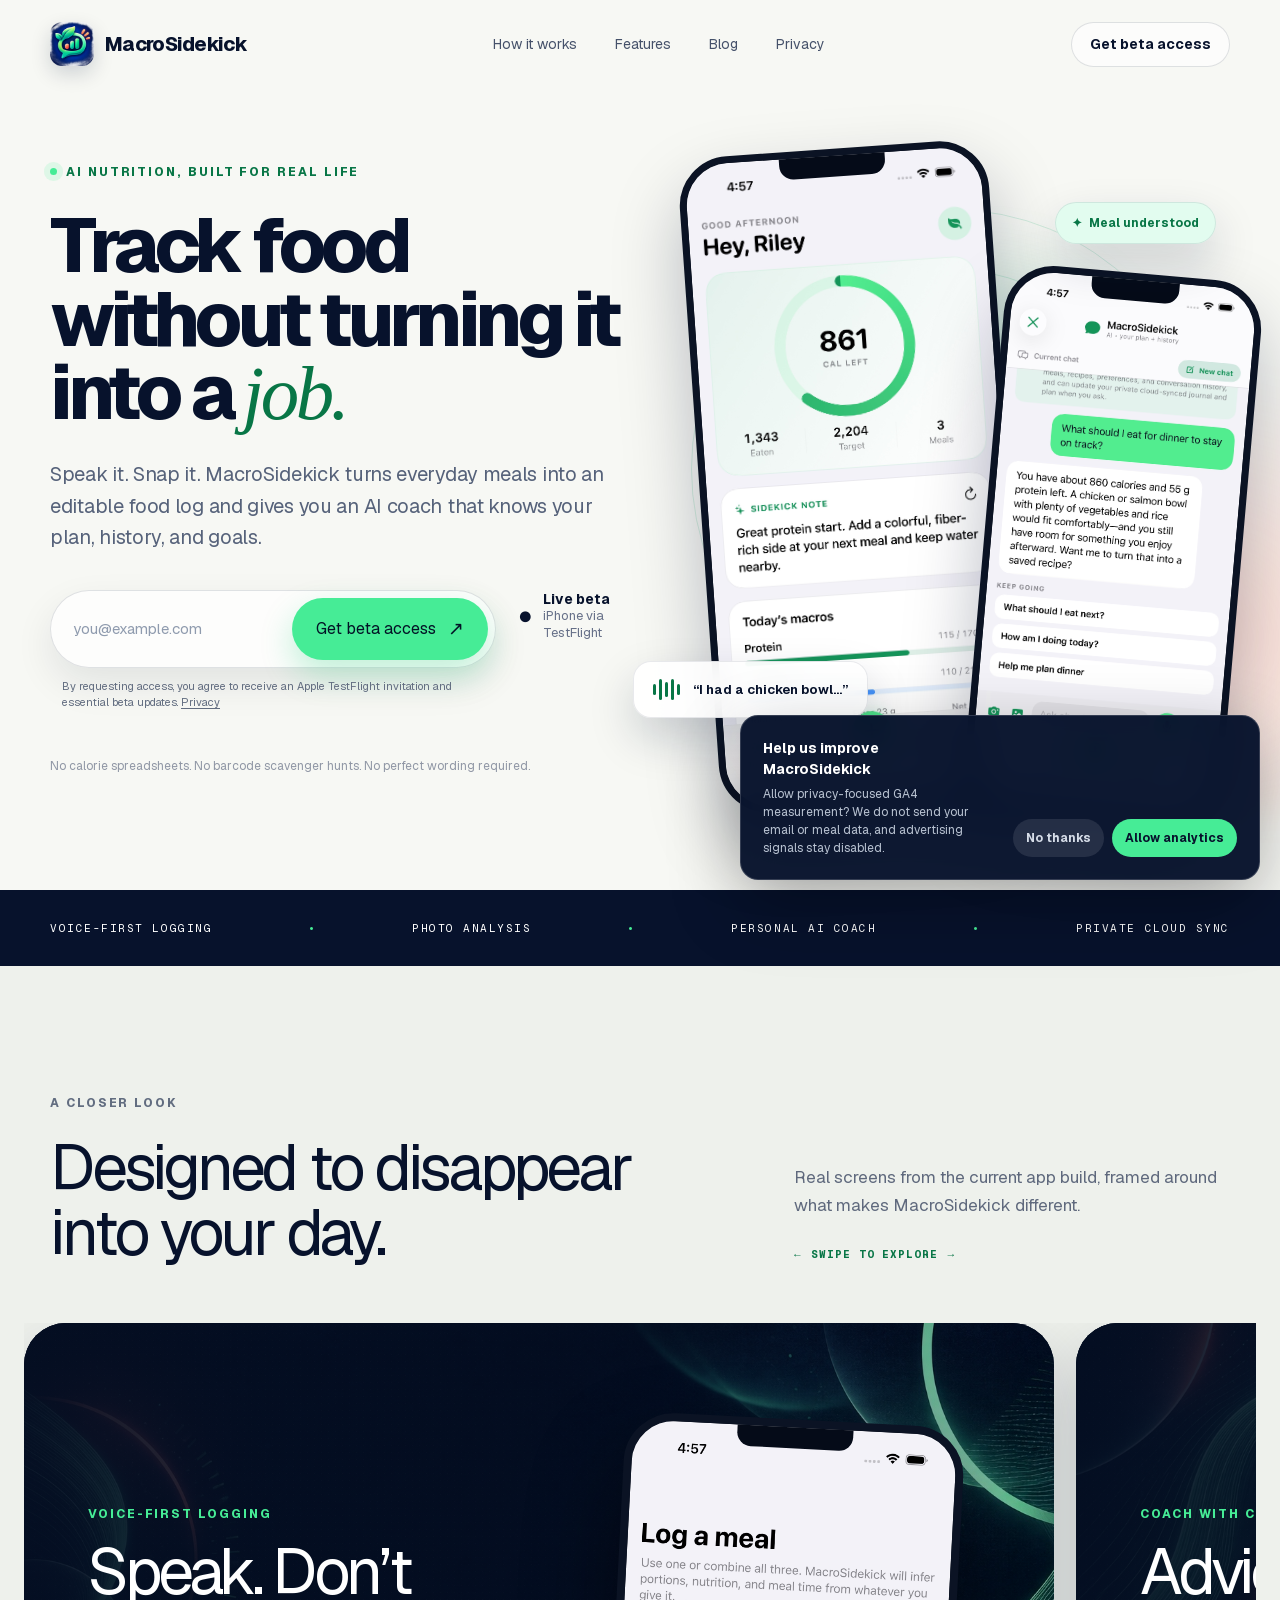
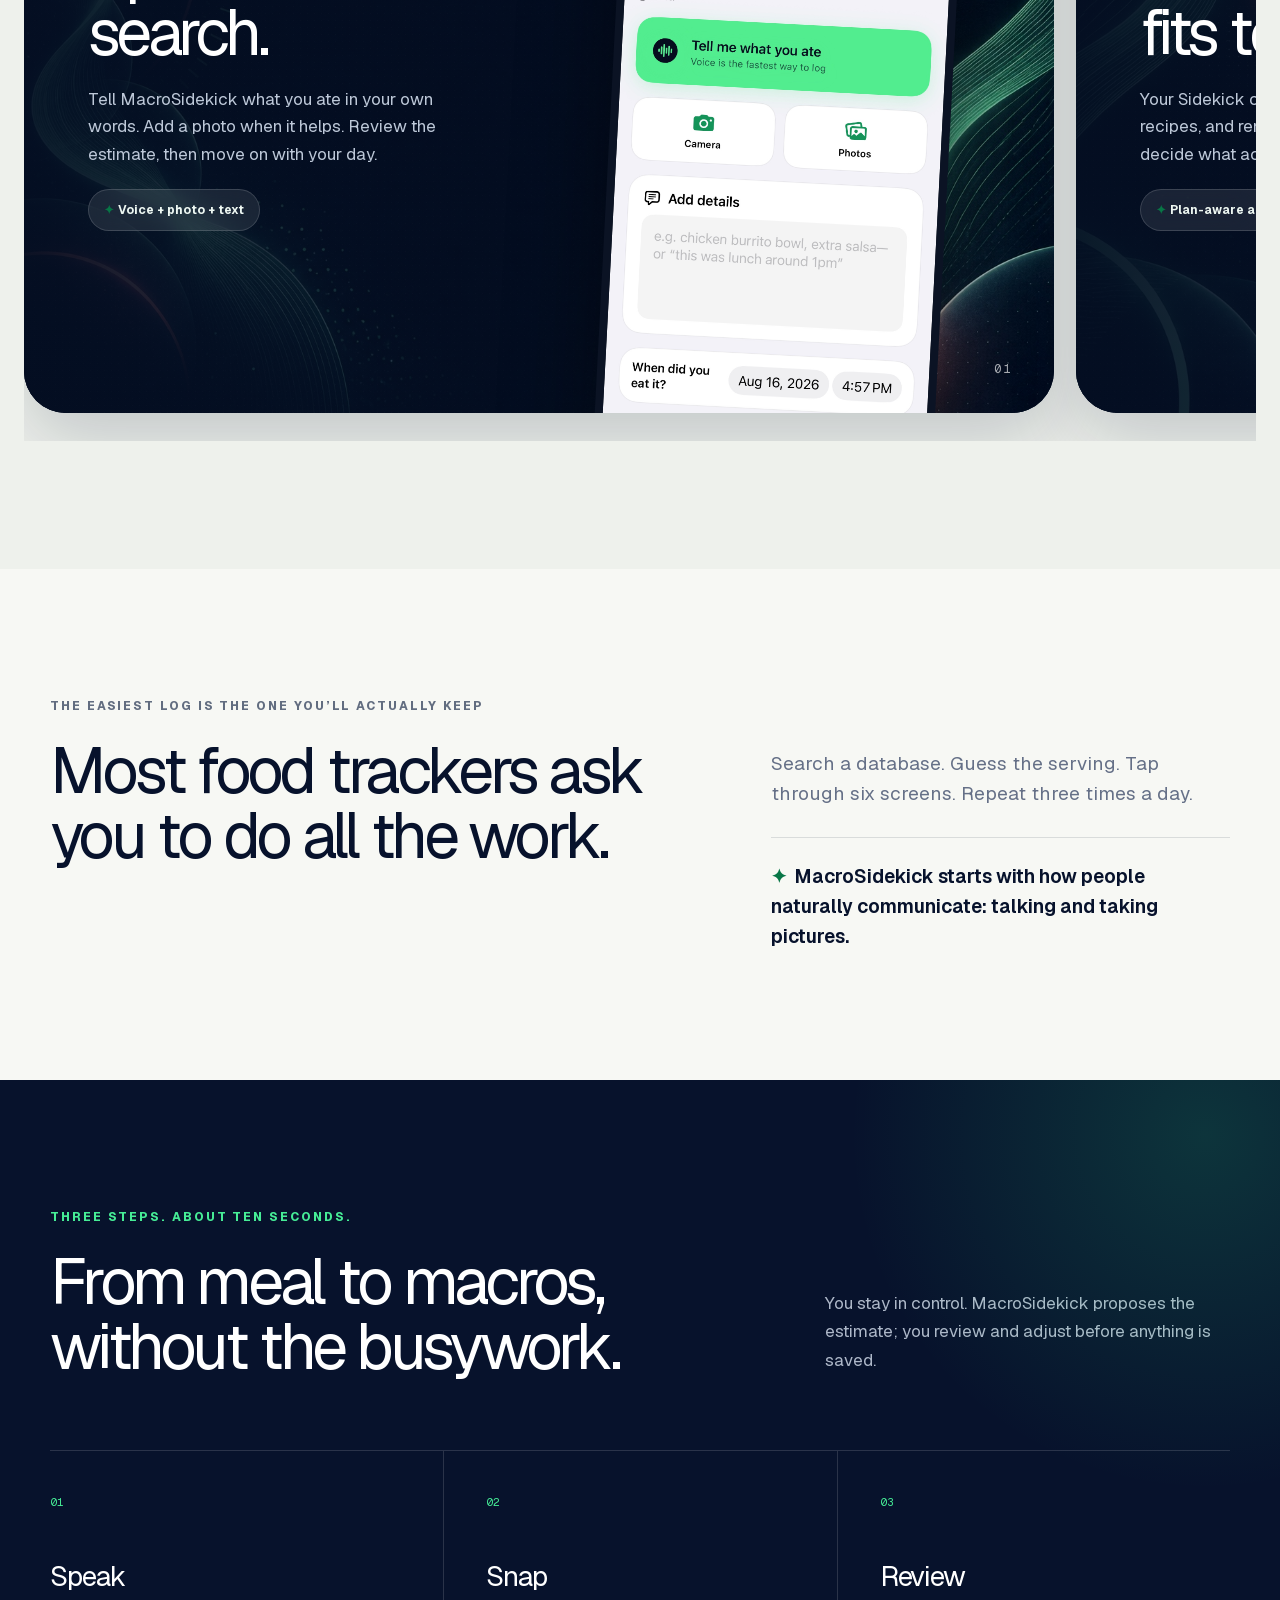
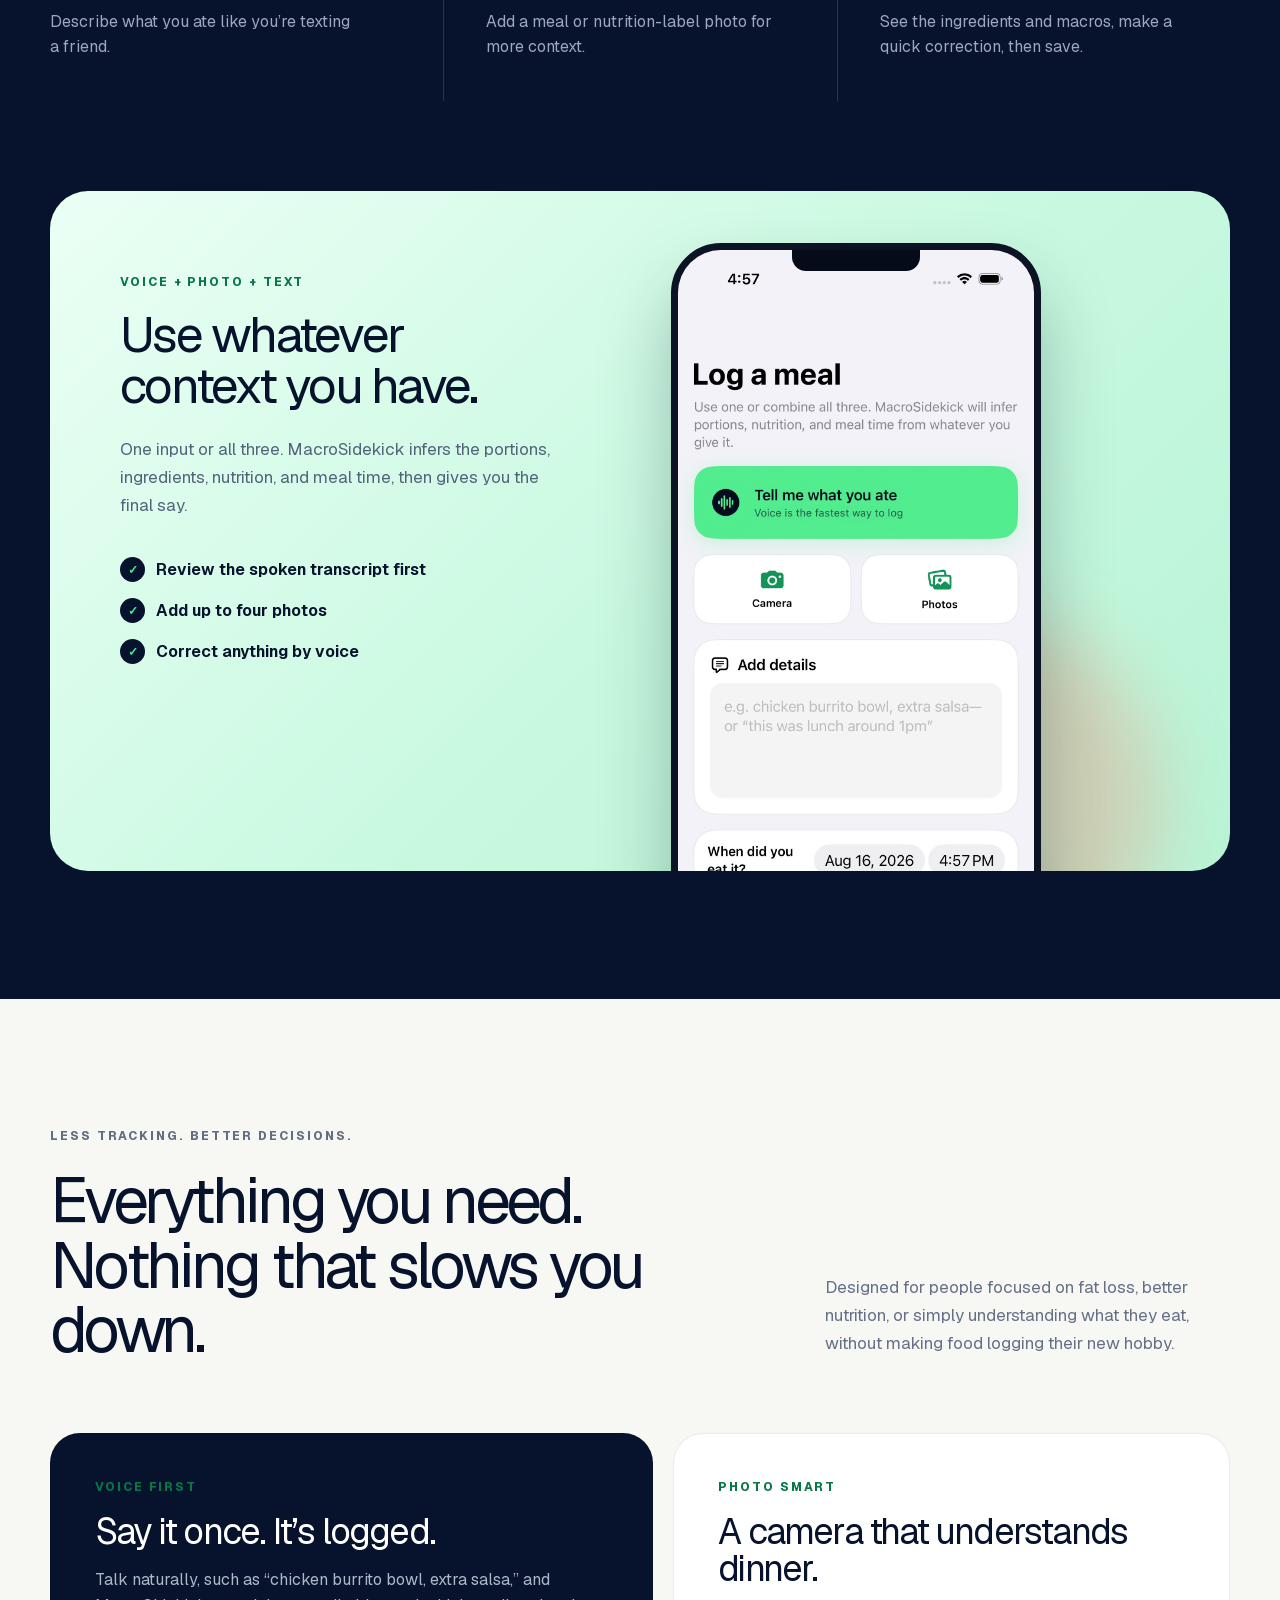
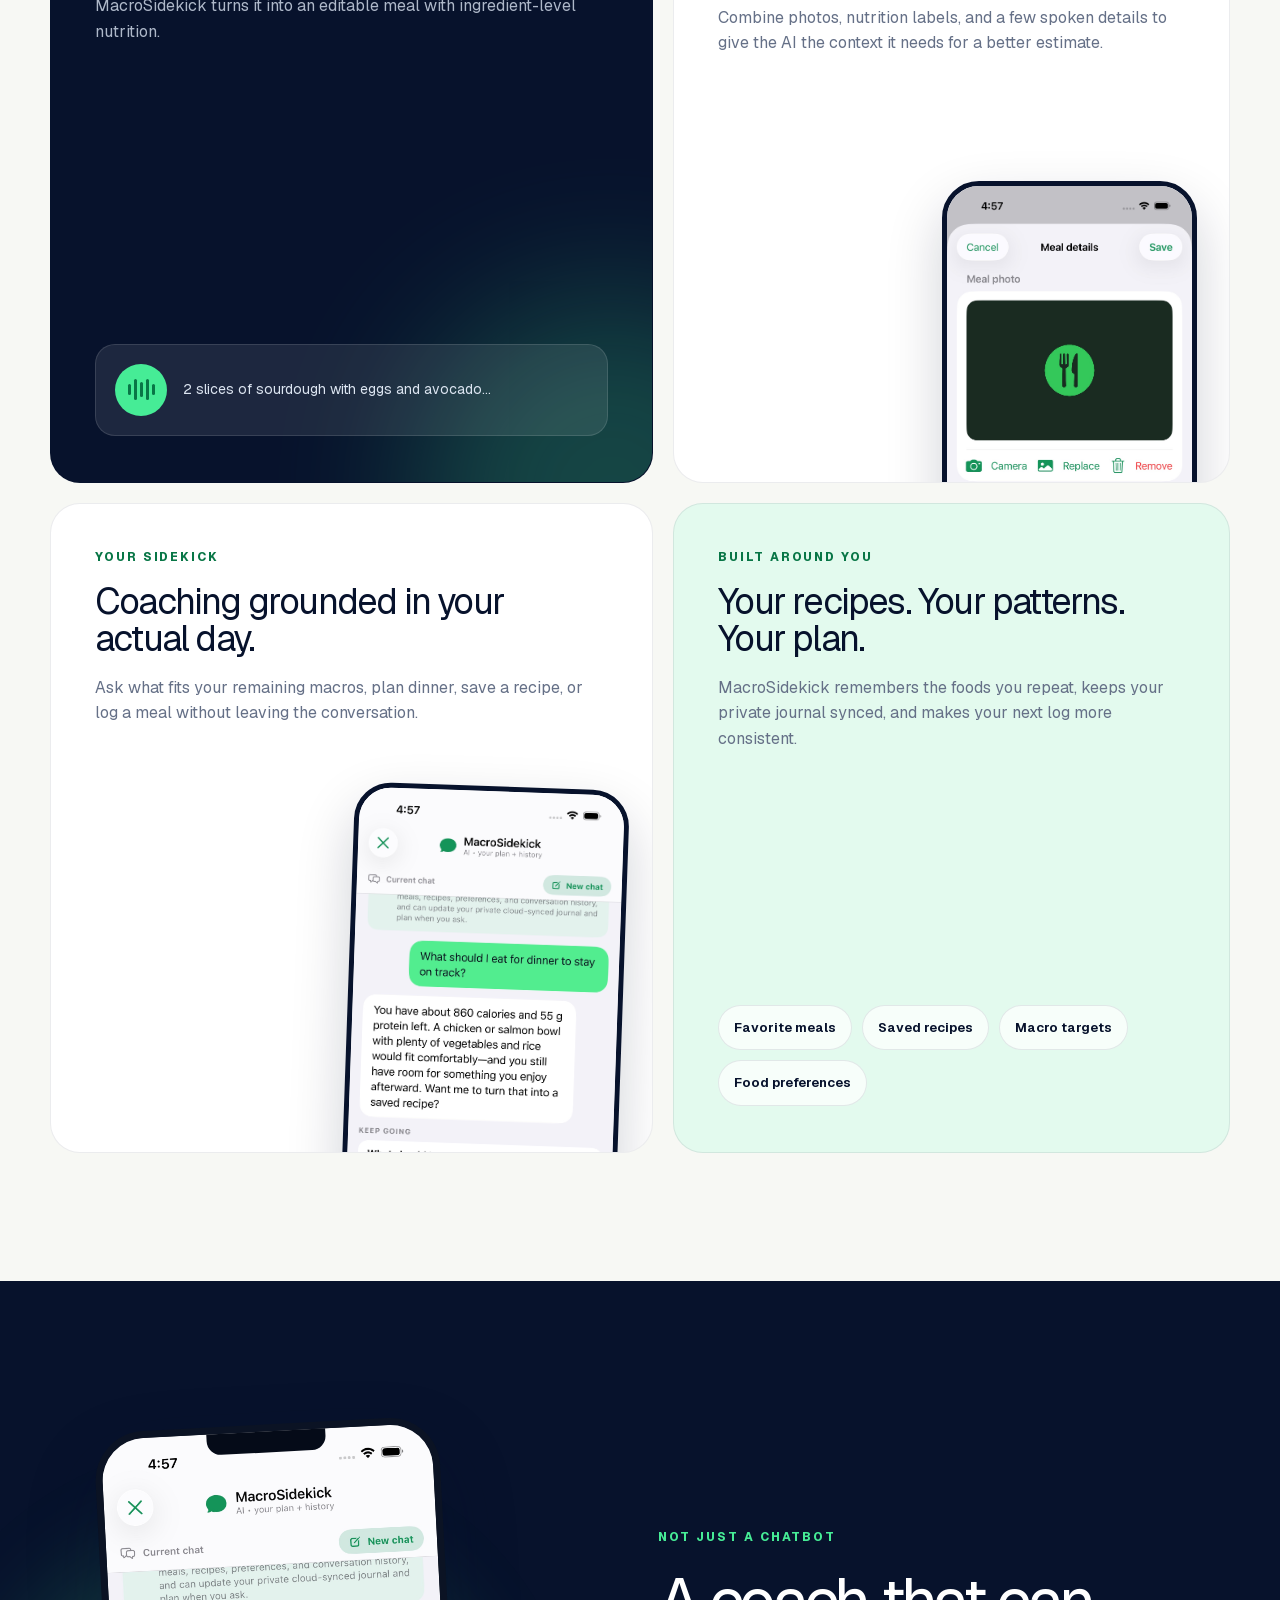
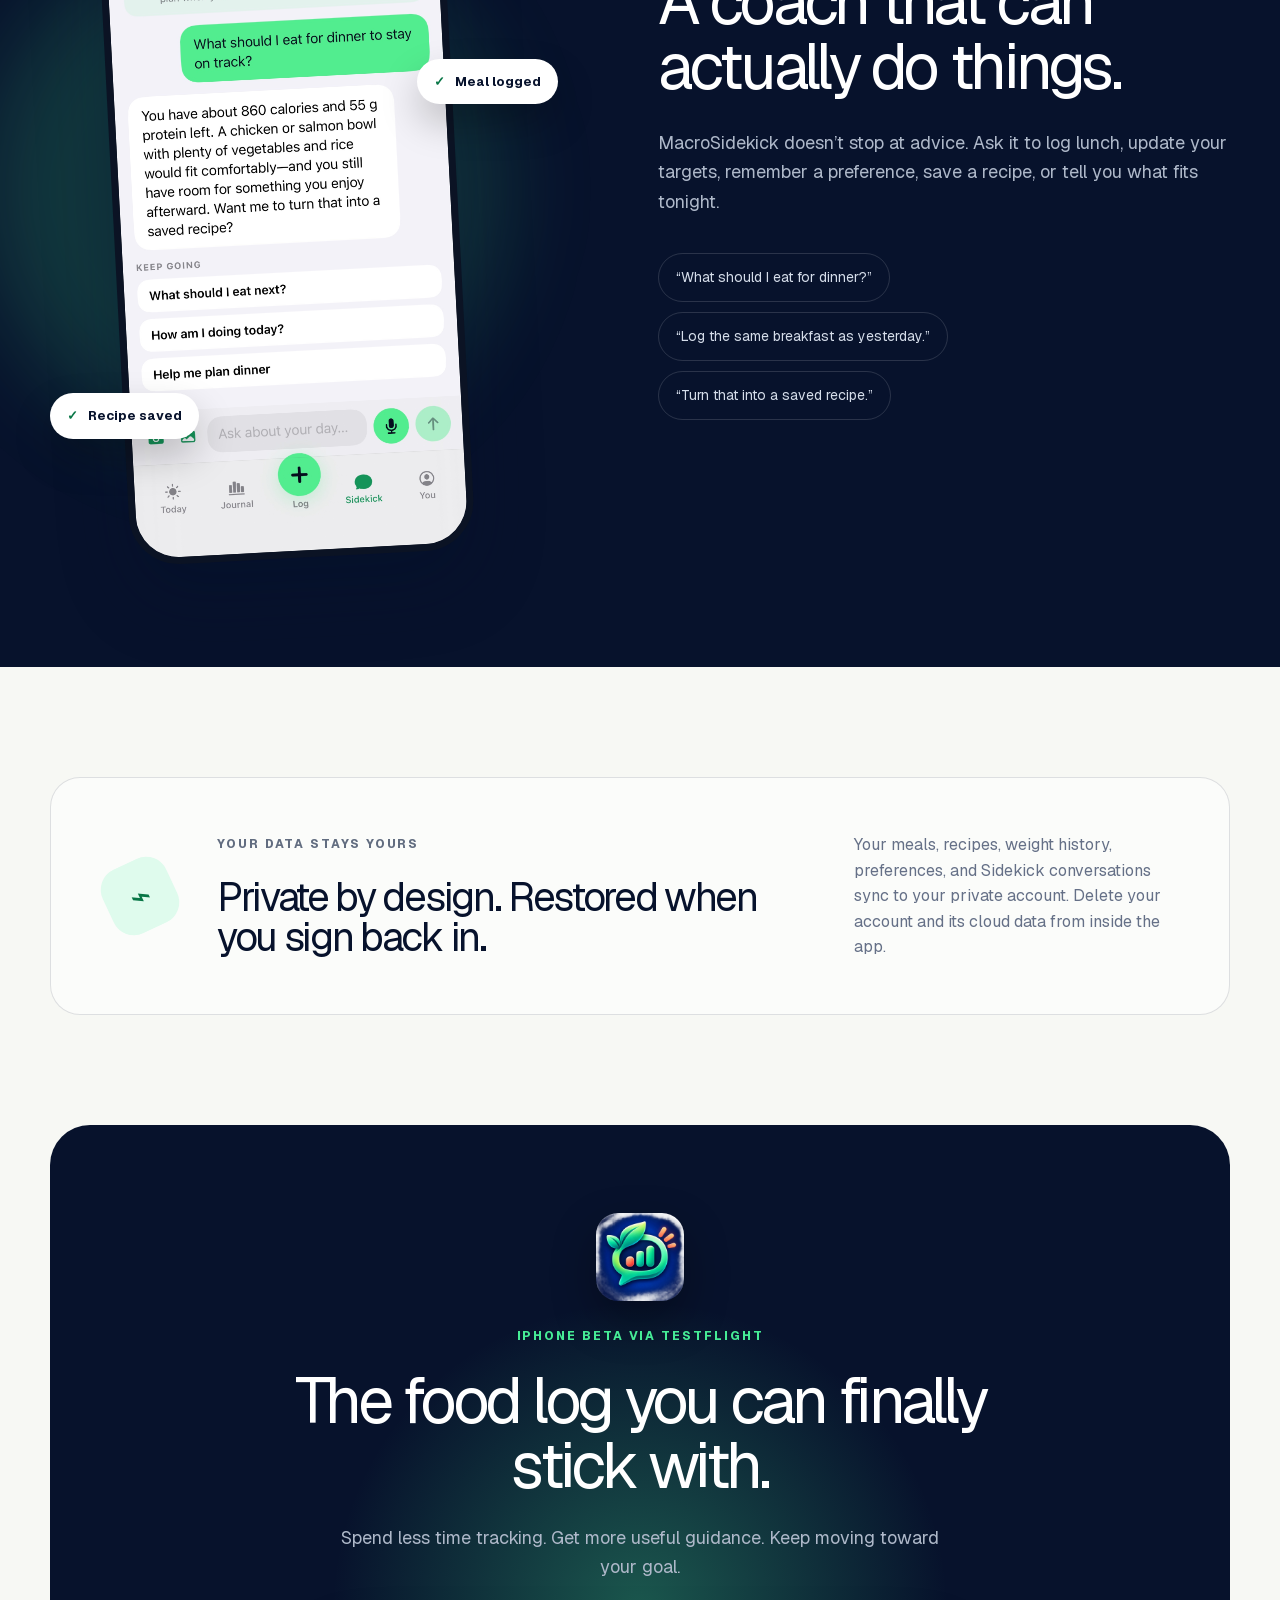
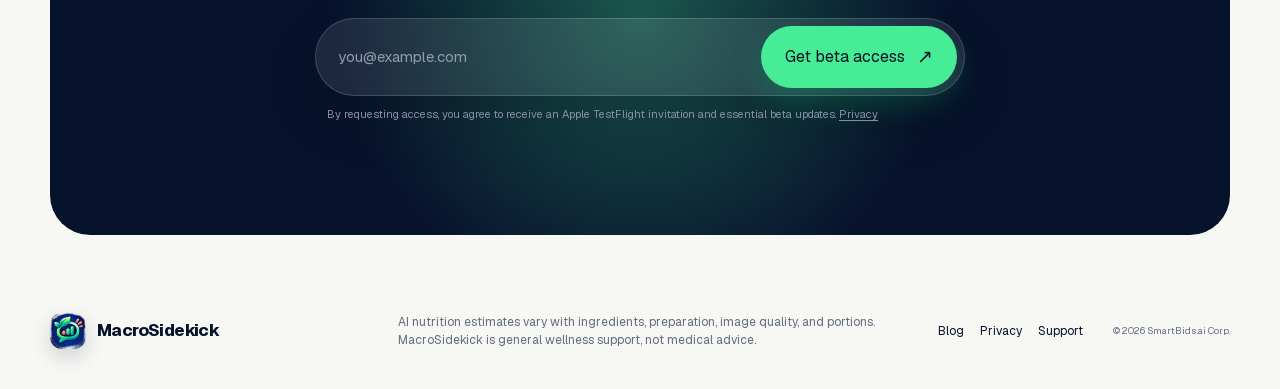
<file: index.html>
<!DOCTYPE html><html lang="en"><head><meta charSet="utf-8"/><meta name="viewport" content="width=device-width, initial-scale=1, viewport-fit=cover"/><link rel="preload" href="/_next/static/media/797e433ab948586e-s.p.0r6juujl39pe6.woff2" as="font" crossorigin="" type="font/woff2"/><link rel="preload" href="/_next/static/media/caa3a2e1cccd8315-s.p.0wgildi0cnwt9.woff2" as="font" crossorigin="" type="font/woff2"/><link rel="preload" href="/app/icon-512.png" as="image"/><link rel="preload" href="/app/01-Today.jpg" as="image"/><link rel="preload" href="/showcase-art.jpg" as="image"/><link rel="stylesheet" href="/_next/static/chunks/3br2ccj2lgpis.css" data-precedence="next"/><link rel="preload" as="script" fetchPriority="low" href="/_next/static/chunks/0jvhpaew_uadu.js"/><script src="/_next/static/chunks/24uyhvvmdi5sa.js" async=""></script><script src="/_next/static/chunks/1bkxn6_6bcmga.js" async=""></script><script src="/_next/static/chunks/1rzuja_5nfl0v.js" async=""></script><script src="/_next/static/chunks/turbopack-3yra1s2pm2bm5.js" async=""></script><script src="/_next/static/chunks/2slquzf4ferrl.js" async="" crossorigin=""></script><script src="/_next/static/chunks/35o8ta9wrd7cz.js" async="" crossorigin=""></script><title>MacroSidekick: Voice-First AI Food Log</title><meta name="description" content="A voice-first AI food log and contextual nutrition coach for iPhone, available now as a TestFlight beta."/><link rel="canonical" href="https://macrosidekick.com"/><meta property="og:title" content="MacroSidekick: Track food without turning it into a job"/><meta property="og:description" content="A voice-first AI food log and contextual nutrition coach for iPhone, available now as a TestFlight beta."/><meta property="og:url" content="https://macrosidekick.com"/><meta property="og:site_name" content="MacroSidekick"/><meta property="og:image" content="https://macrosidekick.com/og.png"/><meta property="og:image:width" content="1200"/><meta property="og:image:height" content="630"/><meta property="og:image:alt" content="MacroSidekick app preview"/><meta property="og:type" content="website"/><meta name="twitter:card" content="summary_large_image"/><meta name="twitter:title" content="MacroSidekick: AI nutrition without the busywork"/><meta name="twitter:description" content="Speak it. Snap it. Stay on track."/><meta name="twitter:image" content="https://macrosidekick.com/og.png"/><link rel="icon" href="/app/icon-512.png"/><link rel="apple-touch-icon" href="/app/icon-512.png"/><meta name="next-size-adjust" content=""/><script src="/_next/static/chunks/0cz1d0mv5g_q7.js" noModule=""></script></head><body class="geist_a71539c9-module__T19VSG__variable geist_mono_8d43a2aa-module__8Li5zG__variable"><div hidden=""><!--$--><!--/$--></div><script type="application/ld+json" data-schema="Organization">{"@context":"https://schema.org","@type":"Organization","@id":"https://macrosidekick.com/#organization","name":"MacroSidekick","legalName":"SmartBids.ai Corp.","url":"https://macrosidekick.com","logo":"https://macrosidekick.com/app/icon-512.png"}</script><script type="application/ld+json" data-schema="WebSite">{"@context":"https://schema.org","@type":"WebSite","@id":"https://macrosidekick.com/#website","name":"MacroSidekick","url":"https://macrosidekick.com","description":"A voice-first AI food log and contextual nutrition coach for iPhone, available now as a TestFlight beta.","publisher":{"@id":"https://macrosidekick.com/#organization"},"inLanguage":"en-US"}</script><script type="application/ld+json" data-schema="SoftwareApplication">{"@context":"https://schema.org","@type":"SoftwareApplication","@id":"https://macrosidekick.com/#software","name":"MacroSidekick","url":"https://macrosidekick.com","description":"A voice-first AI food log and contextual nutrition coach for iPhone, available now as a TestFlight beta.","applicationCategory":"HealthApplication","applicationSubCategory":"General wellness nutrition tracking","operatingSystem":"iOS","releaseNotes":"Available as an iPhone beta through Apple TestFlight.","author":{"@id":"https://macrosidekick.com/#organization"},"featureList":["Natural voice, text, and photo food logging","Editable ingredient-level meal estimates","Voice and text meal correction","Contextual nutrition coaching","Meal logging and recipe saving actions"]}</script><main><nav class="nav shell" aria-label="Main navigation"><a class="brand" href="#top" aria-label="MacroSidekick home"><img src="/app/icon-512.png" width="44" height="44" alt=""/><span>MacroSidekick</span></a><div class="nav-links"><a href="#how-it-works">How it works</a><a href="#features">Features</a><a href="/blog">Blog</a><a href="#privacy">Privacy</a></div><a class="nav-cta" href="#beta">Get beta access</a></nav><section class="hero shell" id="top"><div class="hero-copy"><div class="eyebrow"><span></span> AI nutrition, built for real life</div><h1>Track food without turning it into a <em>job.</em></h1><p class="hero-lede">Speak it. Snap it. MacroSidekick turns everyday meals into an editable food log and gives you an AI coach that knows your plan, history, and goals.</p><div class="hero-actions"><div class="beta-signup beta-signup-compact"><form><label class="sr-only" for="beta-email-hero">Email address</label><input id="beta-email-hero" type="email" inputMode="email" autoComplete="email" placeholder="you@example.com" required="" maxLength="254" name="email" value=""/><label class="beta-honeypot" aria-hidden="true" hidden="">Website<input type="text" tabindex="-1" autoComplete="off" name="website"/></label><button class="button button-primary" type="submit">Get beta access<span aria-hidden="true">↗</span></button></form><p class="beta-consent">By requesting access, you agree to receive an Apple TestFlight invitation and essential beta updates. <a href="https://api.macrosidekick.com/privacy">Privacy</a></p><div class="beta-message" aria-live="polite"></div></div><div class="coming-soon hero-coming-soon"><span class="apple" aria-hidden="true">●</span><span><strong>Live beta</strong> iPhone via TestFlight</span></div></div><p class="microcopy">No calorie spreadsheets. No barcode scavenger hunts. No perfect wording required.</p></div><div class="hero-visual" role="group" aria-label="MacroSidekick app preview"><div class="orbit orbit-one" aria-hidden="true"></div><div class="orbit orbit-two" aria-hidden="true"></div><div class="phone phone-main"><div class="phone-speaker" aria-hidden="true"></div><img src="/app/01-Today.jpg" alt="MacroSidekick Today dashboard showing calories and macro progress" width="660" height="1434" loading="eager"/></div><div class="phone phone-side"><div class="phone-speaker" aria-hidden="true"></div><img src="/app/02-Sidekick.jpg" alt="MacroSidekick AI coaching conversation" width="660" height="1434" loading="lazy"/></div><div class="voice-pill"><span class="wave" aria-hidden="true"><i></i><i></i><i></i><i></i><i></i></span><span>“I had a chicken bowl…”</span></div><div class="ai-pill"><span class="spark" aria-hidden="true">✦</span> Meal understood</div></div></section><section class="signal-strip" aria-label="Core capabilities"><div class="shell signal-inner"><span>VOICE-FIRST LOGGING</span><b>•</b><span>PHOTO ANALYSIS</span><b>•</b><span>PERSONAL AI COACH</span><b>•</b><span>PRIVATE CLOUD SYNC</span></div></section><section class="showcase section-pad" id="showcase"><div class="shell showcase-heading"><div><p class="section-kicker">A closer look</p><h2>Designed to disappear<br/>into your day.</h2></div><div class="showcase-intro"><p>Real screens from the current app build, framed around what makes MacroSidekick different.</p><span class="swipe-cue"><span aria-hidden="true">←</span> Swipe to explore <span aria-hidden="true">→</span></span></div></div><div class="showcase-rail" role="region" aria-label="MacroSidekick feature tour" tabindex="0"><article class="showcase-card showcase-voice"><img class="showcase-art" src="/showcase-art.jpg" alt="" loading="eager"/><div class="showcase-noise" aria-hidden="true"></div><div class="showcase-copy"><p class="mini-label">VOICE-FIRST LOGGING</p><h3>Speak. Don’t search.</h3><p>Tell MacroSidekick what you ate in your own words. Add a photo when it helps. Review the estimate, then move on with your day.</p><span class="showcase-note"><span class="spark" aria-hidden="true">✦</span> <!-- -->Voice + photo + text</span></div><div class="showcase-device"><div class="phone phone-showcase"><div class="phone-speaker" aria-hidden="true"></div><img src="/app/03-Quick-Log.jpg" alt="MacroSidekick voice-first meal logging screen" width="660" height="1434" loading="lazy"/></div><span class="showcase-index">0<!-- -->1</span></div></article><article class="showcase-card showcase-coach"><img class="showcase-art" src="/showcase-art.jpg" alt="" loading="lazy"/><div class="showcase-noise" aria-hidden="true"></div><div class="showcase-copy"><p class="mini-label">COACH WITH CONTEXT</p><h3>Advice that fits today.</h3><p>Your Sidekick can see your plan, history, recipes, and remaining macros, then help you decide what actually makes sense next.</p><span class="showcase-note"><span class="spark" aria-hidden="true">✦</span> <!-- -->Plan-aware answers</span></div><div class="showcase-device"><div class="phone phone-showcase"><div class="phone-speaker" aria-hidden="true"></div><img src="/app/02-Sidekick.jpg" alt="MacroSidekick contextual AI nutrition coaching conversation" width="660" height="1434" loading="lazy"/></div><span class="showcase-index">0<!-- -->2</span></div></article><article class="showcase-card showcase-edit"><img class="showcase-art" src="/showcase-art.jpg" alt="" loading="lazy"/><div class="showcase-noise" aria-hidden="true"></div><div class="showcase-copy"><p class="mini-label">FAST AI CORRECTIONS</p><h3>Fix it by talking.</h3><p>If an estimate misses a sauce, serving, or ingredient, just say what changed. MacroSidekick updates the whole meal for you.</p><span class="showcase-note"><span class="spark" aria-hidden="true">✦</span> <!-- -->Hands-free editing</span></div><div class="showcase-device"><div class="phone phone-showcase"><div class="phone-speaker" aria-hidden="true"></div><img src="/app/05-Voice-Meal-Edit.jpg" alt="MacroSidekick meal details with voice-powered AI editing" width="660" height="1434" loading="lazy"/></div><span class="showcase-index">0<!-- -->3</span></div></article><article class="showcase-card showcase-today"><img class="showcase-art" src="/showcase-art.jpg" alt="" loading="lazy"/><div class="showcase-noise" aria-hidden="true"></div><div class="showcase-copy"><p class="mini-label">YOUR DAY, AT A GLANCE</p><h3>Know exactly where you stand.</h3><p>Calories, protein, total carbs, net carbs, fiber, and fat stay clear, plus a timely Sidekick note on what to do next.</p><span class="showcase-note"><span class="spark" aria-hidden="true">✦</span> <!-- -->Live daily guidance</span></div><div class="showcase-device"><div class="phone phone-showcase"><div class="phone-speaker" aria-hidden="true"></div><img src="/app/01-Today.jpg" alt="MacroSidekick dashboard with calorie and macro progress" width="660" height="1434" loading="lazy"/></div><span class="showcase-index">0<!-- -->4</span></div></article></div></section><section class="problem shell section-pad"><p class="section-kicker">The easiest log is the one you’ll actually keep</p><div class="problem-grid"><h2>Most food trackers ask you to do all the work.</h2><div><p>Search a database. Guess the serving. Tap through six screens. Repeat three times a day.</p><p class="problem-answer"><span class="spark" aria-hidden="true">✦</span> MacroSidekick starts with how people naturally communicate: talking and taking pictures.</p></div></div></section><section class="how section-pad" id="how-it-works"><div class="shell"><div class="section-heading"><div><p class="section-kicker mint">Three steps. About ten seconds.</p><h2>From meal to macros,<br/>without the busywork.</h2></div><p>You stay in control. MacroSidekick proposes the estimate; you review and adjust before anything is saved.</p></div><div class="steps"><article class="step"><span class="step-number">01</span><h3>Speak</h3><p>Describe what you ate like you’re texting a friend.</p></article><article class="step"><span class="step-number">02</span><h3>Snap</h3><p>Add a meal or nutrition-label photo for more context.</p></article><article class="step"><span class="step-number">03</span><h3>Review</h3><p>See the ingredients and macros, make a quick correction, then save.</p></article></div><div class="capture-demo"><div class="capture-copy"><p class="mini-label">VOICE + PHOTO + TEXT</p><h3>Use whatever context you have.</h3><p>One input or all three. MacroSidekick infers the portions, ingredients, nutrition, and meal time, then gives you the final say.</p><ul><li><span>✓</span> Review the spoken transcript first</li><li><span>✓</span> Add up to four photos</li><li><span>✓</span> Correct anything by voice</li></ul></div><div class="capture-phone-wrap"><div class="phone phone-capture"><div class="phone-speaker" aria-hidden="true"></div><img src="/app/03-Quick-Log.jpg" alt="MacroSidekick voice and photo meal logging screen" width="660" height="1434" loading="lazy"/></div></div></div></div></section><section class="features shell section-pad" id="features"><div class="section-heading dark-heading"><div><p class="section-kicker">Less tracking. Better decisions.</p><h2>Everything you need.<br/>Nothing that slows you down.</h2></div><p>Designed for people focused on fat loss, better nutrition, or simply understanding what they eat, without making food logging their new hobby.</p></div><div class="bento"><article class="feature-card feature-voice"><p class="mini-label">VOICE FIRST</p><h3>Say it once. It’s logged.</h3><p>Talk naturally, such as “chicken burrito bowl, extra salsa,” and MacroSidekick turns it into an editable meal with ingredient-level nutrition.</p><div class="voice-card-ui"><span class="voice-orb"><span class="wave"><i></i><i></i><i></i><i></i><i></i></span></span><span>2 slices of sourdough with eggs and avocado…</span></div></article><article class="feature-card feature-photo"><p class="mini-label">PHOTO SMART</p><h3>A camera that understands dinner.</h3><p>Combine photos, nutrition labels, and a few spoken details to give the AI the context it needs for a better estimate.</p><img class="feature-shot" src="/app/05-Voice-Meal-Edit.jpg" alt="Editing a meal estimate by voice" width="660" height="1434" loading="lazy"/></article><article class="feature-card feature-coach"><p class="mini-label">YOUR SIDEKICK</p><h3>Coaching grounded in your actual day.</h3><p>Ask what fits your remaining macros, plan dinner, save a recipe, or log a meal without leaving the conversation.</p><img class="feature-shot coach-shot" src="/app/02-Sidekick.jpg" alt="Personal AI nutrition coach" width="660" height="1434" loading="lazy"/></article><article class="feature-card feature-memory"><p class="mini-label">BUILT AROUND YOU</p><h3>Your recipes. Your patterns. Your plan.</h3><p>MacroSidekick remembers the foods you repeat, keeps your private journal synced, and makes your next log more consistent.</p><div class="memory-tags" role="list" aria-label="Information MacroSidekick can remember"><span role="listitem">Favorite meals</span><span role="listitem">Saved recipes</span><span role="listitem">Macro targets</span><span role="listitem">Food preferences</span></div></article></div></section><section class="sidekick-section section-pad"><div class="shell sidekick-grid"><div class="sidekick-phone-stage"><div class="phone phone-coach"><div class="phone-speaker" aria-hidden="true"></div><img src="/app/02-Sidekick.jpg" alt="MacroSidekick coach recommending a dinner based on remaining calories and protein" width="660" height="1434" loading="lazy"/></div><div class="action-chip chip-one"><span>✓</span> Meal logged</div><div class="action-chip chip-two"><span>✓</span> Recipe saved</div></div><div class="sidekick-copy"><p class="section-kicker mint">Not just a chatbot</p><h2>A coach that can actually do things.</h2><p>MacroSidekick doesn’t stop at advice. Ask it to log lunch, update your targets, remember a preference, save a recipe, or tell you what fits tonight.</p><div class="prompt-list"><span>“What should I eat for dinner?”</span><span>“Log the same breakfast as yesterday.”</span><span>“Turn that into a saved recipe.”</span></div></div></div></section><section class="privacy shell section-pad" id="privacy"><div class="privacy-card"><div class="privacy-icon" aria-hidden="true">⌁</div><div><p class="section-kicker">Your data stays yours</p><h2>Private by design. Restored when you sign back in.</h2></div><p>Your meals, recipes, weight history, preferences, and Sidekick conversations sync to your private account. Delete your account and its cloud data from inside the app.</p></div></section><section class="final-cta shell" id="beta"><div class="cta-glow" aria-hidden="true"></div><img src="/app/icon-512.png" width="88" height="88" alt="MacroSidekick app icon" loading="lazy"/><p class="section-kicker mint">iPhone beta via TestFlight</p><h2>The food log you can finally stick with.</h2><p>Spend less time tracking. Get more useful guidance. Keep moving toward your goal.</p><div class="beta-signup"><form><label class="sr-only" for="beta-email-final">Email address</label><input id="beta-email-final" type="email" inputMode="email" autoComplete="email" placeholder="you@example.com" required="" maxLength="254" name="email" value=""/><label class="beta-honeypot" aria-hidden="true" hidden="">Website<input type="text" tabindex="-1" autoComplete="off" name="website"/></label><button class="button button-primary" type="submit">Get beta access<span aria-hidden="true">↗</span></button></form><p class="beta-consent">By requesting access, you agree to receive an Apple TestFlight invitation and essential beta updates. <a href="https://api.macrosidekick.com/privacy">Privacy</a></p><div class="beta-message" aria-live="polite"></div></div></section><footer class="footer shell"><a class="brand footer-brand" href="#top"><img src="/app/icon-512.png" width="36" height="36" alt="" loading="lazy"/><span>MacroSidekick</span></a><p>AI nutrition estimates vary with ingredients, preparation, image quality, and portions. MacroSidekick is general wellness support, not medical advice.</p><div><a href="/blog">Blog</a><a href="https://api.macrosidekick.com/privacy">Privacy</a><a href="https://api.macrosidekick.com/support">Support</a></div><small>© 2026 SmartBids.ai Corp.</small></footer></main><!--$--><!--/$--><button type="button" class="analytics-settings">Analytics settings</button><script src="/_next/static/chunks/0jvhpaew_uadu.js" id="_R_" async=""></script><script>(self.__next_f=self.__next_f||[]).push([0])</script><script>self.__next_f.push([1,"1:\"$Sreact.fragment\"\n2:I[39756,[\"/_next/static/chunks/2slquzf4ferrl.js\"],\"default\"]\n3:I[37457,[\"/_next/static/chunks/2slquzf4ferrl.js\"],\"default\"]\n4:I[30460,[\"/_next/static/chunks/2slquzf4ferrl.js\"],\"default\"]\n16:I[68027,[\"/_next/static/chunks/2slquzf4ferrl.js\"],\"default\",1]\n:HL[\"/_next/static/chunks/3br2ccj2lgpis.css\",\"style\"]\n:HL[\"/_next/static/media/797e433ab948586e-s.p.0r6juujl39pe6.woff2\",\"font\",{\"crossOrigin\":\"\",\"type\":\"font/woff2\"}]\n:HL[\"/_next/static/media/caa3a2e1cccd8315-s.p.0wgildi0cnwt9.woff2\",\"font\",{\"crossOrigin\":\"\",\"type\":\"font/woff2\"}]\n:HL[\"/app/icon-512.png\",\"image\"]\n0:{\"P\":null,\"c\":[\"\",\"\"],\"q\":\"\",\"i\":false,\"f\":[[[\"\",{\"children\":[\"__PAGE__\",{},\"$undefined\",\"$undefined\",4608]},\"$undefined\",\"$undefined\",4624],[[\"$\",\"$1\",\"c\",{\"children\":[[[\"$\",\"link\",\"0\",{\"rel\":\"stylesheet\",\"href\":\"/_next/static/chunks/3br2ccj2lgpis.css\",\"precedence\":\"next\",\"crossOrigin\":\"$undefined\",\"nonce\":\"$undefined\"}],[\"$\",\"script\",\"script-0\",{\"src\":\"/_next/static/chunks/2slquzf4ferrl.js\",\"async\":true,\"nonce\":\"$undefined\"}]],[\"$\",\"html\",null,{\"lang\":\"en\",\"children\":[\"$\",\"body\",null,{\"className\":\"geist_a71539c9-module__T19VSG__variable geist_mono_8d43a2aa-module__8Li5zG__variable\",\"children\":[[\"$\",\"script\",null,{\"type\":\"application/ld+json\",\"data-schema\":\"Organization\",\"dangerouslySetInnerHTML\":{\"__html\":\"{\\\"@context\\\":\\\"https://schema.org\\\",\\\"@type\\\":\\\"Organization\\\",\\\"@id\\\":\\\"https://macrosidekick.com/#organization\\\",\\\"name\\\":\\\"MacroSidekick\\\",\\\"legalName\\\":\\\"SmartBids.ai Corp.\\\",\\\"url\\\":\\\"https://macrosidekick.com\\\",\\\"logo\\\":\\\"https://macrosidekick.com/app/icon-512.png\\\"}\"}}],[\"$\",\"script\",null,{\"type\":\"application/ld+json\",\"data-schema\":\"WebSite\",\"dangerouslySetInnerHTML\":{\"__html\":\"{\\\"@context\\\":\\\"https://schema.org\\\",\\\"@type\\\":\\\"WebSite\\\",\\\"@id\\\":\\\"https://macrosidekick.com/#website\\\",\\\"name\\\":\\\"MacroSidekick\\\",\\\"url\\\":\\\"https://macrosidekick.com\\\",\\\"description\\\":\\\"A voice-first AI food log and contextual nutrition coach for iPhone, available now as a TestFlight beta.\\\",\\\"publisher\\\":{\\\"@id\\\":\\\"https://macrosidekick.com/#organization\\\"},\\\"inLanguage\\\":\\\"en-US\\\"}\"}}],[\"$\",\"script\",null,{\"type\":\"application/ld+json\",\"data-schema\":\"SoftwareApplication\",\"dangerouslySetInnerHTML\":{\"__html\":\"{\\\"@context\\\":\\\"https://schema.org\\\",\\\"@type\\\":\\\"SoftwareApplication\\\",\\\"@id\\\":\\\"https://macrosidekick.com/#software\\\",\\\"name\\\":\\\"MacroSidekick\\\",\\\"url\\\":\\\"https://macrosidekick.com\\\",\\\"description\\\":\\\"A voice-first AI food log and contextual nutrition coach for iPhone, available now as a TestFlight beta.\\\",\\\"applicationCategory\\\":\\\"HealthApplication\\\",\\\"applicationSubCategory\\\":\\\"General wellness nutrition tracking\\\",\\\"operatingSystem\\\":\\\"iOS\\\",\\\"releaseNotes\\\":\\\"Available as an iPhone beta through Apple TestFlight.\\\",\\\"author\\\":{\\\"@id\\\":\\\"https://macrosidekick.com/#organization\\\"},\\\"featureList\\\":[\\\"Natural voice, text, and photo food logging\\\",\\\"Editable ingredient-level meal estimates\\\",\\\"Voice and text meal correction\\\",\\\"Contextual nutrition coaching\\\",\\\"Meal logging and recipe saving actions\\\"]}\"}}],[\"$\",\"$L2\",null,{\"parallelRouterKey\":\"children\",\"error\":\"$undefined\",\"errorStyles\":\"$undefined\",\"errorScripts\":\"$undefined\",\"template\":[\"$\",\"$L3\",null,{}],\"templateStyles\":\"$undefined\",\"templateScripts\":\"$undefined\",\"notFound\":[[[\"$\",\"title\",null,{\"children\":\"404: This page could not be found.\"}],[\"$\",\"div\",null,{\"style\":{\"fontFamily\":\"system-ui,\\\"Segoe UI\\\",Roboto,Helvetica,Arial,sans-serif,\\\"Apple Color Emoji\\\",\\\"Segoe UI Emoji\\\"\",\"height\":\"100vh\",\"textAlign\":\"center\",\"display\":\"flex\",\"flexDirection\":\"column\",\"alignItems\":\"center\",\"justifyContent\":\"center\"},\"children\":[\"$\",\"div\",null,{\"children\":[[\"$\",\"style\",null,{\"dangerouslySetInnerHTML\":{\"__html\":\"body{color:#000;background:#fff;margin:0}.next-error-h1{border-right:1px solid rgba(0,0,0,.3)}@media (prefers-color-scheme:dark){body{color:#fff;background:#000}.next-error-h1{border-right:1px solid rgba(255,255,255,.3)}}\"}}],[\"$\",\"h1\",null,{\"className\":\"next-error-h1\",\"style\":{\"display\":\"inline-block\",\"margin\":\"0 20px 0 0\",\"padding\":\"0 23px 0 0\",\"fontSize\":24,\"fontWeight\":500,\"verticalAlign\":\"top\",\"lineHeight\":\"49px\"},\"children\":404}],[\"$\",\"div\",null,{\"style\":{\"display\":\"inline-block\"},\"children\":[\"$\",\"h2\",null,{\"style\":{\"fontSize\":14,\"fontWeight\":400,\"lineHeight\":\"49px\",\"margin\":0},\"children\":\"This page could not be found.\"}]}]]}]}]],[]],\"forbidden\":\"$undefined\",\"unauthorized\":\"$undefined\"}],[\"$\",\"$L4\",null,{}]]}]}]]}],{\"children\":[[\"$\",\"$1\",\"c\",{\"children\":[[\"$\",\"main\",null,{\"children\":[[\"$\",\"nav\",null,{\"className\":\"nav shell\",\"aria-label\":\"Main navigation\",\"children\":[[\"$\",\"a\",null,{\"className\":\"brand\",\"href\":\"#top\",\"aria-label\":\"MacroSidekick home\",\"children\":[[\"$\",\"img\",null,{\"src\":\"/app/icon-512.png\",\"width\":\"44\",\"height\":\"44\",\"alt\":\"\"}],[\"$\",\"span\",null,{\"children\":\"MacroSidekick\"}]]}],[\"$\",\"div\",null,{\"className\":\"nav-links\",\"children\":[[\"$\",\"a\",null,{\"href\":\"#how-it-works\",\"children\":\"How it works\"}],\"$L5\",\"$L6\",\"$L7\"]}],\"$L8\"]}],\"$L9\",\"$La\",\"$Lb\",\"$Lc\",\"$Ld\",\"$Le\",\"$Lf\",\"$L10\",\"$L11\",\"$L12\"]}],[\"$L13\"],\"$L14\"]}],{},null,false,null]},null,false,null],\"$L15\",false]],\"m\":\"$undefined\",\"G\":[\"$16\",[\"$L17\"]],\"S\":true,\"h\":null,\"r\":\"$undefined\",\"s\":\"$undefined\",\"a\":\"$undefined\",\"l\":\"$undefined\",\"p\":\"$undefined\",\"d\":\"$undefined\",\"b\":\"IYuf21zRZpwtWHVzRxXwD\"}\n18:I[22016,[\"/_next/static/chunks/2slquzf4ferrl.js\",\"/_next/static/chunks/35o8ta9wrd7cz.js\"],\"\"]\n19:I[15437,[\"/_next/static/chunks/2slquzf4ferrl.js\",\"/_next/static/chunks/35o8ta9wrd7cz.js\"],\"default\"]\n1e:I[97367,[\"/_next/static/chunks/2slquzf4ferrl.js\"],\"OutletBoundary\"]\n1f:\"$Sreact.suspense\"\n21:I[97367,[\"/_next/static/chunks/2slquzf4ferrl.js\"],\"ViewportBoundary\"]\n23:I[97367,[\"/_next/static/chunks/2slquzf4ferrl.js\"],\"MetadataBoundary\"]\n:HL[\"/app/01-Today.jpg\",\"image\"]\n:HL[\"/showcase-art.jpg\",\"image\"]\n5:[\"$\",\"a\",null,{\"href\":\"#features\",\"children\":\"Features\"}]\n6:[\"$\",\"$L18\",null,{\"href\":\"/blog\",\"children\":\"Blog\"}]\n7:[\"$\",\"a\",null,{\"href\":\"#privacy\",\"children\":\"Privacy\"}]\n8:[\"$\",\"a\",null,{\"className\":\"nav-cta\",\"href\":\"#beta\",\"children\":\"Get beta access\"}]\n9:[\"$\",\"section\",null,{\"className\":\"hero shell\",\"id\":\"top\",\"children\":[[\"$\",\"div\",null,{\"className\":\"hero-copy\",\"children\":[[\"$\",\"div\",null,{\"className\":\"eyebrow\",\"children\":[[\"$\",\"span\",null,{}],\" AI nutrition, built for real life\"]}],[\"$\",\"h1\",null,{\"children\":[\"Track food without turning it into a \",[\"$\",\"em\",null,{\"children\":\"job.\"}]]}],[\"$\",\"p\",null,{\"className\":\"hero-lede\",\"children\":\"Speak it. Snap it. MacroSidekick turns everyday meals into an editable food log and gives you an AI coach that knows your plan, history, and goals.\"}],[\"$\",\"div\",null,{\"className\":\"hero-actions\",\"children\":[[\"$\",\"$L19\",null,{\"compact\":true}],[\"$\",\"div\",null,{\"className\":\"coming-soon hero-coming-soon\",\"children\":[[\"$\",\"span\",null,{\"className\":\"apple\",\"aria-hidden\":\"true\",\"children\":\"●\"}],[\"$\",\"span\",null,{\"children\":[[\"$\",\"strong\",null,{\"children\":\"Live beta\"}],\" iPhone via TestFlight\"]}]]}]]}],[\"$\",\"p\",null,{\"className\":\"microcopy\",\"children\":\"No calorie spreadsheets. No barcode scavenger hunts. No perfect wording required.\"}]]}],[\"$\",\"div\",null,{\"className\":\"hero-visual\",\"role\":\"group\",\"aria-label\":\"MacroSidekick app preview\",\"children\":[[\"$\",\"div\",null,{\"className\":\"orbit orbit-one\",\"aria-hidden\":\"true\"}],[\"$\",\"div\",null,{\"className\":\"orbit orbit-two\",\"aria-hidden\":\"true\"}],[\"$\",\"div\",null,{\"className\":\"phone phone-main\",\"children\":[[\"$\",\"div\",null,{\"className\":\"phone-speaker\",\"aria-hidden\":\"true\"}],[\"$\",\"img\",null,{\"src\":\"/app/01-Today.jpg\",\"alt\":\"MacroSidekick Today dashboard showing calories and macro progress\",\"width\":\"660\",\"height\":\"1434\",\"loading\":\"eager\"}]]}],[\"$\",\"div\",null,{\"className\":\"phone phone-side\",\"children\":[[\"$\",\"div\",null,{\"className\":\"phone-speaker\",\"aria-hidden\":\"true\"}],[\"$\",\"img\",null,{\"src\":\"/app/02-Sidekick.jpg\",\"alt\":\"MacroSidekick AI coaching conversation\",\"width\":\"660\",\"height\":\"1434\",\"loading\":\"lazy\"}]]}],[\"$\",\"div\",null,{\"className\":\"voice-pill\",\"children\":[[\"$\",\"span\",null,{\"className\":\"wave\",\"aria-hidden\":\"true\",\"children\":[[\"$\",\"i\",null,{}],[\"$\",\"i\",null,{}],[\"$\",\"i\",null,{}],[\"$\",\"i\",null,{}],[\"$\",\"i\",null,{}]]}],[\"$\",\"span\",null,{\"children\":\"“I had a chicken bowl…”\"}]]}],[\"$\",\"div\",null,{\"className\":\"ai-pill\",\"children\":[[\"$\",\"span\",null,{\"className\":\"spark\",\"aria-hidden\":\"true\",\"children\":\"✦\"}],\" Meal understood\"]}]]}]]}]\na:[\"$\",\"section\",null,{\"className\":\"signal-strip\",\"aria-label\":\"Core capabilities\",\"children\":[\"$\",\"div\",null,{\"className\":\"shell signal-inner\",\"children\":[[\"$\",\"span\",null,{\"children\":\"VOICE-FIRST LOGGING\"}],[\"$\",\"b\",null,{\"children\":\"•\"}],[\"$\",\"span\",null,{\"children\":\"PHOTO ANALYSIS\"}],[\"$\",\"b\",null,{\"children\":\"•\"}],[\"$\",\"span\",null,{\"children\":\"PERSONAL AI COACH\"}],[\"$\",\"b\",null,{\"children\":\"•\"}],[\"$\",\"span\",null,{\"children\":\"PRIVATE CLOUD SYNC\"}]]}]}]\nb:[\"$\",\"section\",null,{\"className\":\"showcase section-pad\",\"id\":\"showcase\",\"children\":[[\"$\",\"div\",null,{\"className\":\"shell showcase-heading\",\"children\":[[\"$\",\"div\",null,{\"children\":[[\"$\",\"p\",null,{\"className\":\"section-kicker\",\"children\":\"A closer look\"}],[\"$\",\"h2\",null,{\"children\":[\"Designed to disappear\",[\"$\",\"br\",null,{}],\"into your day.\"]}]]}],[\"$\",\"div\",null,{\"className\":\"showcase-intro\",\"children\":[[\"$\",\"p\",null,{\"children\":\"Real screens from the current app build, framed around what makes MacroSidekick different.\"}],[\"$\",\"span\",null,{\"className\":\"swipe-cue\",\"children\":[[\"$\",\"span\",null,{\"aria-hidden\":\"true\",\"children\":\"←\"}],\" Swipe to explore \",[\"$\",\"span\",null,{\"aria-hidden\":\"true\",\"children\":\"→\"}]]}]]}]]}],[\"$\",\"div\",null,{\"className\":\"showcase-rail\",\"role\":\"region\",\"aria-label\":\"MacroSidekick feature tour\",\"tabIndex\":0,\"children\":[[\"$\",\"article\",\"Speak. Don’t search.\",{\"className\":\"showcase-card showcase-voice\",\"children\":[[\"$\",\"img\",null,{\"className\":\"showcase-art\",\"src\":\"/showcase-art.jpg\",\"alt\":\"\",\"loading\":\"eager\"}],[\"$\",\"div\",null,{\"className\":\"showcase-noise\",\"aria-hidden\":\"true\"}],[\"$\",\"div\",null,{\"className\":\"showcase-copy\",\"children\":[[\"$\",\"p\",null,{\"className\":\"mini-label\",\"children\":\"VOICE-FIRST LOGGING\"}],[\"$\",\"h3\",null,{\"children\":\"Speak. Don’t search.\"}],[\"$\",\"p\",null,{\"children\":\"Tell MacroSidekick what you ate in your own words. Add a photo when it helps. Review the estimate, then move on with your day.\"}],[\"$\",\"span\",null,{\"className\":\"showcase-note\",\"children\":[[\"$\",\"span\",null,{\"className\":\"spark\",\"aria-hidden\":\"true\",\"children\":\"✦\"}],\" \",\"Voice + photo + text\"]}]]}],[\"$\",\"div\",null,{\"className\":\"showcase-device\",\"children\":[[\"$\",\"div\",null,{\"className\":\"phone phone-showcase\",\"children\":[[\"$\",\"div\",null,{\"className\":\"phone-speaker\",\"aria-hidden\":\"true\"}],[\"$\",\"img\",null,{\"src\":\"/app/03-Quick-Log.jpg\",\"alt\":\"MacroSidekick voice-first meal logging screen\",\"width\":\"660\",\"height\":\"1434\",\"loading\":\"lazy\"}]]}],[\"$\",\"span\",null,{\"className\":\"showcase-index\",\"children\":[\"0\",1]}]]}]]}],[\"$\",\"article\",\"Advice that fits today.\",{\"className\":\"showcase-card showcase-coach\",\"children\":[[\"$\",\"img\",null,{\"className\":\"showcase-art\",\"src\":\"/showcase-art.jpg\",\"alt\":\"\",\"loading\":\"lazy\"}],[\"$\",\"div\",null,{\"className\":\"showcase-noise\",\"aria-hidden\":\"true\"}],[\"$\",\"div\",null,{\"className\":\"showcase-copy\",\"children\":[[\"$\",\"p\",null,{\"className\":\"mini-label\",\"children\":\"COACH WITH CONTEXT\"}],[\"$\",\"h3\",null,{\"children\":\"Advice that fits today.\"}],[\"$\",\"p\",null,{\"children\":\"Your Sidekick can see your plan, history, recipes, and remaining macros, then help you decide what actually makes sense next.\"}],[\"$\",\"span\",null,{\"className\":\"showcase-note\",\"children\":[[\"$\",\"span\",null,{\"className\":\"spark\",\"aria-hidden\":\"true\",\"children\":\"✦\"}],\" \",\"Plan-aware answers\"]}]]}],[\"$\",\"div\",null,{\"className\":\"showcase-device\",\"children\":[[\"$\",\"div\",null,{\"className\":\"phone phone-showcase\",\"children\":[[\"$\",\"div\",null,{\"className\":\"phone-speaker\",\"aria-hidden\":\"true\"}],[\"$\",\"img\",null,{\"src\":\"/app/02-Sidekick.jpg\",\"alt\":\"MacroSidekick contextual AI nutrition coaching conversation\",\"width\":\"660\",\"height\":\"1434\",\"loading\":\"lazy\"}]]}],[\"$\",\"span\",null,{\"className\":\"showcase-index\",\"children\":[\"0\",2]}]]}]]}],[\"$\",\"article\",\"Fix it by talking.\",{\"className\":\"showcase-card showcase-edit\",\"children\":[[\"$\",\"img\",null,{\"className\":\"showcase-art\",\"src\":\"/showcase-art.jpg\",\"alt\":\"\",\"loading\":\"lazy\"}],[\"$\",\"div\",null,{\"className\":\"showcase-noise\",\"aria-hidden\":\"true\"}],[\"$\",\"div\",null,{\"className\":\"showcase-copy\",\"children\":[[\"$\",\"p\",null,{\"className\":\"mini-label\",\"children\":\"FAST AI CORRECTIONS\"}],[\"$\",\"h3\",null,{\"children\":\"Fix it by talking.\"}],[\"$\",\"p\",null,{\"children\":\"If an estimate misses a sauce, serving, or ingredient, just say what changed. MacroSidekick updates the whole meal for you.\"}],[\"$\",\"span\",null,{\"className\":\"showcase-note\",\"children\":[[\"$\",\"span\",null,{\"className\":\"spark\",\"aria-hidden\":\"true\",\"children\":\"✦\"}],\" \",\"Hands-free editing\"]}]]}],[\"$\",\"div\",null,{\"className\":\"showcase-device\",\"children\":[[\"$\",\"div\",null,{\"className\":\"phone phone-showcase\",\"children\":[[\"$\",\"div\",null,{\"className\":\"phone-speaker\",\"aria-hidden\":\"true\"}],[\"$\",\"img\",null,{\"src\":\"/app/05-Voice-Meal-Edit.jpg\",\"alt\":\"MacroSidekick meal details with voice-powered AI editing\",\"width\":\"660\",\"height\":\"1434\",\"loading\":\"lazy\"}]]}],[\"$\",\"span\",null,{\"className\":\"showcase-index\",\"children\":[\"0\",3]}]]}]]}],[\"$\",\"article\",\"Know exactly where you stand.\",{\"className\":\"showcase-card showcase-today\",\"children\":[\"$L1a\",\"$L1b\",\"$L1c\",\"$L1d\"]}]]}]]}]\nc:[\"$\",\"section\",null,{\"className\":\"problem shell section-pad\",\"children\":[[\"$\",\"p\",null,{\"className\":\"section-kicker\",\"children\":\"The easiest log is the one you’ll actually keep\"}],[\"$\",\"div\",null,{\"className\":\"problem-grid\",\"children\":[[\"$\",\"h2\",null,{\"children\":\"Most food trackers ask you to do all the work.\"}],[\"$\",\"div\",null,{\"children\":[[\"$\",\"p\",null,{\"children\":\"Search a database. Guess the serving. Tap through six screens. Repeat three times a day.\"}],[\"$\",\"p\",null,{\"className\":\"problem-answer\",\"children\":[[\"$\",\"span\",null,{\"className\":\"spark\",\"aria-hidden\":\"true\",\"children\":\"✦\"}],\" MacroSidekick starts with how people naturally communicate: talking and taking pictures.\"]}]]}]]}]]}]\nd:[\"$\",\"section\",null,{\"className\":\"how section-pad\",\"id\":\"how-it-works\",\"children\":[\"$\",\"div\",null,{\"className\":\"shell\",\"children\":[[\"$\",\"div\",null,{\"className\":\"section-heading\",\"children\":[[\"$\",\"div\",null,{\"children\":[[\"$\",\"p\",null,{\"className\":\"section-kicker mint\",\"children\":\"Three steps. About ten seconds.\"}],[\"$\",\"h2\",null,{\"children\":[\"From meal to macros,\",[\"$\",\"br\",null,{}],\"without the busywork.\"]}]]}],[\"$\",\"p\",null,{\"children\":\"You stay in control. MacroSidekick proposes the estimate; you review and adjust before anything is saved.\"}]]}],[\"$\",\"div\",null,{\"className\":\"steps\",\"children\":[[\"$\",\"article\",\"01\",{\"className\":\"step\",\"children\":[[\"$\",\"span\",null,{\"className\":\"step-number\",\"children\":\"01\"}],[\"$\",\"h3\",null,{\"children\":\"Speak\"}],[\"$\",\"p\",null,{\"children\":\"Describe what you ate like you’re texting a friend.\"}]]}],[\"$\",\"article\",\"02\",{\"className\":\"step\",\"children\":[[\"$\",\"span\",null,{\"className\":\"step-number\",\"children\":\"02\"}],[\"$\",\"h3\",null,{\"children\":\"Snap\"}],[\"$\",\"p\",null,{\"children\":\"Add a meal or nutrition-label photo for more context.\"}]]}],[\"$\",\"article\",\"03\",{\"className\":\"step\",\"children\":[[\"$\",\"span\",null,{\"className\":\"step-number\",\"children\":\"03\"}],[\"$\",\"h3\",null,{\"children\":\"Review\"}],[\"$\",\"p\",null,{\"children\":\"See the ingredients and macros, make a quick correction, then save.\"}]]}]]}],[\"$\",\"div\",null,{\"className\":\"capture-demo\",\"children\":[[\"$\",\"div\",null,{\"className\":\"capture-copy\",\"children\":[[\"$\",\"p\",null,{\"className\":\"mini-label\",\"children\":\"VOICE + PHOTO + TEXT\"}],[\"$\",\"h3\",null,{\"children\":\"Use whatever context you have.\"}],[\"$\",\"p\",null,{\"children\":\"One input or all three. MacroSidekick infers the portions, ingredients, nutrition, and meal time, then gives you the final say.\"}],[\"$\",\"ul\",null,{\"children\":[[\"$\",\"li\",null,{\"children\":[[\"$\",\"span\",null,{\"children\":\"✓\"}],\" Review the spoken transcript first\"]}],[\"$\",\"li\",null,{\"children\":[[\"$\",\"span\",null,{\"children\":\"✓\"}],\" Add up to four photos\"]}],[\"$\",\"li\",null,{\"children\":[[\"$\",\"span\",null,{\"children\":\"✓\"}],\" Correct anything by voice\"]}]]}]]}],[\"$\",\"div\",null,{\"className\":\"capture-phone-wrap\",\"children\":[\"$\",\"div\",null,{\"className\":\"phone phone-capture\",\"children\":[[\"$\",\"div\",null,{\"className\":\"phone-speaker\",\"aria-hidden\":\"true\"}],[\"$\",\"img\",null,{\"src\":\"/app/03-Quick-Log.jpg\",\"alt\":\"MacroSidekick voice and photo meal logging screen\",\"width\":\"660\",\"height\":\"1434\",\"loading\":\"lazy\"}]]}]}]]}]]}]}]\ne:[\"$\",\"section\",null,{\"className\":\"features shell section-pad\",\"id\":\"features\",\"children\":[[\"$\",\"div\",null,{\"className\":\"section-heading dark-heading\",\"children\":[[\"$\",\"div\",null,{\"children\":[[\"$\",\"p\",null,{\"className\":\"section-kicker\",\"children\":\"Less tracking. Better decisions.\"}],[\"$\",\"h2\",null,{\"children\":[\"Everything you need.\",[\"$\",\"br\",null,{}],\"Nothing that slows you down.\"]}]]}],[\"$\",\"p\",null,{\"children\":\"Designed for people focused on fat loss, better nutrition, or simply understanding what they eat, without making food logging their new hobby.\"}]]}],[\"$\",\"div\",null,{\"className\":\"bento\",\"children\":[[\"$\",\"article\",\"Say it once. It’s logged.\",{\"className\":\"feature-card feature-voice\",\"children\":[[\"$\",\"p\",null,{\"className\":\"mini-label\",\"children\":\"VOICE FIRST\"}],[\"$\",\"h3\",null,{\"children\":\"Say it once. It’s logged.\"}],[\"$\",\"p\",null,{\"children\":\"Talk naturally, such as “chicken burrito bowl, extra salsa,” and MacroSidekick turns it into an editable meal with ingredient-level nutrition.\"}],[\"$\",\"div\",null,{\"className\":\"voice-card-ui\",\"children\":[[\"$\",\"span\",null,{\"className\":\"voice-orb\",\"children\":[\"$\",\"span\",null,{\"className\":\"wave\",\"children\":[[\"$\",\"i\",null,{}],[\"$\",\"i\",null,{}],[\"$\",\"i\",null,{}],[\"$\",\"i\",null,{}],[\"$\",\"i\",null,{}]]}]}],[\"$\",\"span\",null,{\"children\":\"2 slices of sourdough with eggs and avocado…\"}]]}],false,false,false]}],[\"$\",\"article\",\"A camera that understands dinner.\",{\"className\":\"feature-card feature-photo\",\"children\":[[\"$\",\"p\",null,{\"className\":\"mini-label\",\"children\":\"PHOTO SMART\"}],[\"$\",\"h3\",null,{\"children\":\"A camera that understands dinner.\"}],[\"$\",\"p\",null,{\"children\":\"Combine photos, nutrition labels, and a few spoken details to give the AI the context it needs for a better estimate.\"}],false,[\"$\",\"img\",null,{\"className\":\"feature-shot\",\"src\":\"/app/05-Voice-Meal-Edit.jpg\",\"alt\":\"Editing a meal estimate by voice\",\"width\":\"660\",\"height\":\"1434\",\"loading\":\"lazy\"}],false,false]}],[\"$\",\"article\",\"Coaching grounded in your actual day.\",{\"className\":\"feature-card feature-coach\",\"children\":[[\"$\",\"p\",null,{\"className\":\"mini-label\",\"children\":\"YOUR SIDEKICK\"}],[\"$\",\"h3\",null,{\"children\":\"Coaching grounded in your actual day.\"}],[\"$\",\"p\",null,{\"children\":\"Ask what fits your remaining macros, plan dinner, save a recipe, or log a meal without leaving the conversation.\"}],false,false,[\"$\",\"img\",null,{\"className\":\"feature-shot coach-shot\",\"src\":\"/app/02-Sidekick.jpg\",\"alt\":\"Personal AI nutrition coach\",\"width\":\"660\",\"height\":\"1434\",\"loading\":\"lazy\"}],false]}],[\"$\",\"article\",\"Your recipes. Your patterns. Your plan.\",{\"className\":\"feature-card feature-memory\",\"children\":[[\"$\",\"p\",null,{\"className\":\"mini-label\",\"children\":\"BUILT AROUND YOU\"}],[\"$\",\"h3\",null,{\"children\":\"Your recipes. Your patterns. Your plan.\"}],[\"$\",\"p\",null,{\"children\":\"MacroSidekick remembers the foods you repeat, keeps your private journal synced, and makes your next log more consistent.\"}],false,false,false,[\"$\",\"div\",null,{\"className\":\"memory-tags\",\"role\":\"list\",\"aria-label\":\"Information MacroSidekick can remember\",\"children\":[[\"$\",\"span\",null,{\"role\":\"listitem\",\"children\":\"Favorite meals\"}],[\"$\",\"span\",null,{\"role\":\"listitem\",\"children\":\"Saved recipes\"}],[\"$\",\"span\",null,{\"role\":\"listitem\",\"children\":\"Macro targets\"}],[\"$\",\"span\",null,{\"role\":\"listitem\",\"children\":\"Food preferences\"}]]}]]}]]}]]}]\nf:[\"$\",\"section\",null,{\"className\":\"sidekick-section section-pad\",\"children\":[\"$\",\"div\",null,{\"className\":\"shell sidekick-grid\",\"children\":[[\"$\",\"div\",null,{\"className\":\"sidekick-phone-stage\",\"children\":[[\"$\",\"div\",null,{\"className\":\"phone phone-coach\",\"children\":[[\"$\",\"div\",null,{\"className\":\"phone-speaker\",\"aria-hidden\":\"true\"}],[\"$\",\"img\",null,{\"src\":\"/app/02-Sidekick.jpg\",\"alt\":\"MacroSidekick coach recommending a dinner based on remaining calories and protein\",\"width\":\"660\",\"height\":\"1434\",\"loading\":\"lazy\"}]]}],[\"$\",\"div\",null,{\"className\":\"action-chip chip-one\",\"children\":[[\"$\",\"span\",null,{\"children\":\"✓\"}],\" Meal logged\"]}],[\"$\",\"div\",null,{\"className\":\"action-chip chip-two\",\"children\":[[\"$\",\"span\",null,{\"children\":\"✓\"}],\" Recipe saved\"]}]]}],[\"$\",\"div\",null,{\"className\":\"sidekick-copy\",\"children\":[[\"$\",\"p\",null,{\"className\":\"section-kicker mint\",\"children\":\"Not just a chatbot\"}],[\"$\",\"h2\",null,{\"children\":\"A coach that can actually do things.\"}],[\"$\",\"p\",null,{\"children\":\"MacroSidekick doesn’t stop at advice. Ask it to log lunch, update your targets, remember a preference, save a recipe, or tell you what fits tonight.\"}],[\"$\",\"div\",null,{\"className\":\"prompt-list\",\"children\":[[\"$\",\"span\",null,{\"children\":\"“What should I eat for dinner?”\"}],[\"$\",\"span\",null,{\"children\":\"“Log the same breakfast as yesterday.”\"}],[\"$\",\"span\",null,{\"children\":\"“Turn that into a saved recipe.”\"}]]}]]}]]}]}]\n10:[\"$\",\"section\",null,{\"className\":\"privacy shell section-pad\",\"id\":\"privacy\",\"children\":[\"$\",\"div\",null,{\"className\":\"privacy-card\",\"children\":[[\"$\",\"div\",null,{\"className\":\"privacy-icon\",\"aria-hidden\":\"true\",\"children\":\"⌁\"}],[\"$\",\"div\",null,{\"children\":[[\"$\",\"p\",null,{\"className\":\"section-kicker\",\"children\":\"Your data stays yours\"}],[\"$\",\"h2\",null,{\"children\":\"Private by design. Restored when you sign back in.\"}]]}],[\"$\",\"p\",null,{\"children\":\"Your meals, recipes, weight history, preferences, and Sidekick conversations sync to your private account. Delete your account and its cloud data from inside the app.\"}]]}]}]\n11:[\"$\",\"section\",null,{\"className\":\"final-cta shell\",\"id\":\"beta\",\"children\":[[\"$\",\"div\",null,{\"className\":\"cta-glow\",\"aria-hidden\":\"true\"}],[\"$\",\"img\",null,{\"src\":\"/app/icon-512.png\",\"width\":\"88\",\"height\":\"88\",\"alt\":\"MacroSidekick app icon\",\"loading\":\"lazy\"}],[\"$\",\"p\",null,{\"className\":\"section-kicker mint\",\"children\":\"iPhone beta via TestFlight\"}],[\"$\",\"h2\",null,{\"children\":\"The food log you can finally stick with.\"}],[\"$\",\"p\",null,{\"children\":\"Spend less time tracking. Get more useful guidance. Keep moving toward your goal.\"}],[\"$\",\"$L19\",null,{}]]}]\n12:[\"$\",\"footer\",null,{\"className\":\"footer shell\",\"children\":[[\"$\",\"a\",null,{\"className\":\"brand footer-brand\",\"href\":\"#top\",\"children\":[[\"$\",\"img\",null,{\"src\":\"/app/icon-512.png\",\"width\":\"36\",\"height\":\"36\",\"alt\":\"\",\"loading\":\"lazy\"}],[\"$\",\"span\",null,{\"children\":\"MacroSidekick\"}]]}],[\"$\",\"p\",null,{\"children\":\"AI nutrition estimates vary with ingredients, preparation, image quality, and portions. MacroSidekick is general wellness support, not medical advice.\"}],[\"$\",\"div\",null,{\"children\":[[\"$\",\"$L18\",null,{\"href\":\"/blog\",\"children\":\"Blog\"}],[\"$\",\"a\",null,{\"href\":\"https://api.macrosidekick.com/privacy\",\"children\":\"Privacy\"}],[\"$\",\"a\",null,{\"href\":\"https://api.macrosidekick.com/support\",\"children\":\"Support\"}]]}],[\"$\",\"small\",null,{\"children\":\"© 2026 SmartBids.ai Corp.\"}]]}]\n13:[\"$\",\"script\",\"script-0\",{\"src\":\"/_next/static/chunks/35o8ta9wrd7cz.js\",\"async\":true,\"nonce\":\"$undefined\"}]\n14:[\"$\",\"$L1e\",null,{\"children\":[\"$\",\"$1f\",null,{\"name\":\"Next.MetadataOutlet\",\"children\":\"$@20\"}]}]\n15:[\"$\",\"$1\",\"h\",{\"children\":[null,[\"$\",\"$L21\",null,{\"children\":\"$L22\"}],[\"$\",\"div\",null,{\"hidden\":true,\"children\":[\"$\",\"$L23\",null,{\"children\":[\"$\",\"$1f\",null,{\"name\":\"Next.Metadata\",\"children\":\"$L24\"}]}]}],[\"$\",\"meta\",null,{\"name\":\"next-size-adjust\",\"content\":\"\"}]]}]\n17:[\"$\",\"link\",\"0\",{\"rel\":\"stylesheet\",\"href\":\"/_next/static/chunks/3br2ccj2lgpis.css\",\"precedence\":\"next\",\"crossOrigin\":\"$undefined\",\"nonce\":\"$undefined\"}]\n1a:[\"$\",\"img\",null,{\"className\":\"showcase-art\",\"src\":\"/showcase-art.jpg\",\"alt\":\"\",\"loading\":\"lazy\"}]\n1b:[\"$\",\"div\",null,{\"className\":\"showcase-noise\",\"aria-hidden\":\"true\"}]\n1c:[\"$\",\"div\",null,{\"className\":\"showcase-copy\",\"children\":[[\"$\",\"p\",null,{\"className\":\"mini-label\",\"children\":\"YOUR DAY, AT A GLANCE\"}],[\"$\",\"h3\",null,{\"children\":\"Know exactly where you stand.\"}],[\"$\",\"p\",null,{\"children\":\"Calories, protein, total carbs, net carbs, fiber, and fat stay clear, plus a timely Sidekick note on what to do next.\"}],[\"$\",\"span\",null,{\"className\":\"showcase-note\",\"children\":[[\"$\",\"span\",null,{\"className\":\"spark\",\"aria-hidden\":\"true\",\"children\":\"✦\"}],\" \",\"Live daily guidance\"]}]]}]\n1d:[\"$\",\"div\",null,{\"className\":\"showcase-device\",\"children\":[[\"$\",\"div\",null,{\"className\":\"phone phone-showcase\",\"children\":[[\"$\",\"div\",null,{\"className\":\"phone-speaker\",\"aria-hidden\":\"true\"}],[\"$\",\"img\",null,{\"src\":\"/app/01-Today.jpg\",\"alt\":\"MacroSidekick dashboard with calorie and macro progress\",\"width\":\"660\",\"height\":\"1434\",\"loading\":\"lazy\"}]]}],[\"$\",\"span\",null,{\"className\":\"showcase-index\",\"children\":[\"0\",4]}]]}]\n22:[[\"$\",\"meta\",\"0\",{\"charSet\":\"utf-8\"}],[\"$\",\"meta\",\"1\",{\"name\":\"viewport\",\"content\":\"width=device-width, initial-scale=1, viewport-fit=cover\"}]]\n25:I[27201,[\"/_next/static/chunks/2slquzf4ferrl.js\"],\"IconMark\"]\n20:null\n24:[[\"$\",\"title\",\"0\",{\"children\":\"MacroSidekick: Voice-First AI Food Log\"}],[\"$\",\"meta\",\"1\",{\"name\":\"description\",\"content\":\"A voice-first AI food log and contextual nutrition coach for iPhone, available now as a TestFlight beta.\"}],[\"$\",\"link\",\"2\",{\"rel\":\"canonical\",\"href\":\"https://macrosidekick.com\"}],[\"$\",\"meta\",\"3\",{\"property\":\"og:title\",\"content\":\"MacroSidekick: Track food without turning it into a job\"}],[\"$\",\"meta\",\"4\",{\"property\":\"og:description\",\"content\":\"A voice-first AI food log and contextual nutrition coach for iPhone, available now as a TestFlight beta.\"}],[\"$\",\"meta\",\"5\",{\"property\":\"og:url\",\"content\":\"https://macrosidekick.com\"}],[\"$\",\"meta\",\"6\",{\"property\":\"og:site_name\",\"content\":\"MacroSidekick\"}],[\"$\",\"meta\",\"7\",{\"property\":\"og:image\",\"content\":\"https://macrosidekick.com/og.png\"}],[\"$\",\"meta\",\"8\",{\"property\":\"og:image:width\",\"content\":\"1200\"}],[\"$\",\"meta\",\"9\",{\"property\":\"og:image:height\",\"content\":\"630\"}],[\"$\",\"meta\",\"10\",{\"property\":\"og:image:alt\",\"content\":\"MacroSidekick app preview\"}],[\"$\",\"meta\",\"11\",{\"property\":\"og:type\",\"content\":\"website\"}],[\"$\",\"meta\",\"12\",{\"name\":\"twitter:card\",\"content\":\"summary_large_image\"}],[\"$\",\"meta\",\"13\",{\"name\":\"twitter:title\",\"content\":\"MacroSidekick: AI nutrition without the busywork\"}],[\"$\",\"meta\",\"14\",{\"name\":\"twitter:description\",\"content\":\"Speak it. Snap it. Stay on track.\"}],[\"$\",\"meta\",\"15\",{\"name\":\"twitter:image\",\"content\":\"https://macrosidekick.com/og.png\"}],[\"$\",\"link\",\"16\",{\"rel\":\"icon\",\"href\":\"/app/icon-512.png\"}],[\"$\",\"link\",\"17\",{\"rel\":\"apple-touch-icon\",\"href\":\"/app/icon-512.png\"}],[\"$\",\"$L25\",\"18\",{}]]\n"])</script></body></html>
</file>
<file: _next/static/chunks/3br2ccj2lgpis.css>
@font-face{font-family:Geist;font-style:normal;font-weight:100 900;font-display:swap;src:url(../media/fef07dbb0973bf53-s.3p2_lha1f2xer.woff2)format("woff2");unicode-range:U+460-52F,U+1C80-1C8A,U+20B4,U+2DE0-2DFF,U+A640-A69F,U+FE2E-FE2F}@font-face{font-family:Geist;font-style:normal;font-weight:100 900;font-display:swap;src:url(../media/8a480f0b521d4e75-s.1qq4vpdcun5oj.woff2)format("woff2");unicode-range:U+301,U+400-45F,U+490-491,U+4B0-4B1,U+2116}@font-face{font-family:Geist;font-style:normal;font-weight:100 900;font-display:swap;src:url(../media/53b9e256198e5412-s.390ncx5urfkfu.woff2)format("woff2");unicode-range:U+102-103,U+110-111,U+128-129,U+168-169,U+1A0-1A1,U+1AF-1B0,U+300-301,U+303-304,U+308-309,U+323,U+329,U+1EA0-1EF9,U+20AB}@font-face{font-family:Geist;font-style:normal;font-weight:100 900;font-display:swap;src:url(../media/7178b3e590c64307-s.21jp631_3pja2.woff2)format("woff2");unicode-range:U+100-2BA,U+2BD-2C5,U+2C7-2CC,U+2CE-2D7,U+2DD-2FF,U+304,U+308,U+329,U+1D00-1DBF,U+1E00-1E9F,U+1EF2-1EFF,U+2020,U+20A0-20AB,U+20AD-20C0,U+2113,U+2C60-2C7F,U+A720-A7FF}@font-face{font-family:Geist;font-style:normal;font-weight:100 900;font-display:swap;src:url(../media/caa3a2e1cccd8315-s.p.0wgildi0cnwt9.woff2)format("woff2");unicode-range:U+??,U+131,U+152-153,U+2BB-2BC,U+2C6,U+2DA,U+2DC,U+304,U+308,U+329,U+2000-206F,U+20AC,U+2122,U+2191,U+2193,U+2212,U+2215,U+FEFF,U+FFFD}@font-face{font-family:Geist Fallback;src:local(Arial);ascent-override:95.94%;descent-override:28.16%;line-gap-override:0.0%;size-adjust:104.76%}.geist_a71539c9-module__T19VSG__className{font-family:Geist,Geist Fallback;font-style:normal}.geist_a71539c9-module__T19VSG__variable{--font-geist-sans:"Geist", "Geist Fallback"}
@font-face{font-family:Geist Mono;font-style:normal;font-weight:100 900;font-display:swap;src:url(../media/5ce348bf30bf5439-s.31988l_ccedte.woff2)format("woff2");unicode-range:U+460-52F,U+1C80-1C8A,U+20B4,U+2DE0-2DFF,U+A640-A69F,U+FE2E-FE2F}@font-face{font-family:Geist Mono;font-style:normal;font-weight:100 900;font-display:swap;src:url(../media/4fa387ec64143e14-s.2tuy5pz7dlieh.woff2)format("woff2");unicode-range:U+301,U+400-45F,U+490-491,U+4B0-4B1,U+2116}@font-face{font-family:Geist Mono;font-style:normal;font-weight:100 900;font-display:swap;src:url(../media/6306c77e7c8268e4-s.2dbetqa9o8jxf.woff2)format("woff2");unicode-range:U+2000-2001,U+2004-2008,U+200A,U+23B8-23BD,U+2500-259F}@font-face{font-family:Geist Mono;font-style:normal;font-weight:100 900;font-display:swap;src:url(../media/7d817b4c03b0c5f1-s.1uyisp29ctx0d.woff2)format("woff2");unicode-range:U+102-103,U+110-111,U+128-129,U+168-169,U+1A0-1A1,U+1AF-1B0,U+300-301,U+303-304,U+308-309,U+323,U+329,U+1EA0-1EF9,U+20AB}@font-face{font-family:Geist Mono;font-style:normal;font-weight:100 900;font-display:swap;src:url(../media/bbc41e54d2fcbd21-s.1rgnod-3esatf.woff2)format("woff2");unicode-range:U+100-2BA,U+2BD-2C5,U+2C7-2CC,U+2CE-2D7,U+2DD-2FF,U+304,U+308,U+329,U+1D00-1DBF,U+1E00-1E9F,U+1EF2-1EFF,U+2020,U+20A0-20AB,U+20AD-20C0,U+2113,U+2C60-2C7F,U+A720-A7FF}@font-face{font-family:Geist Mono;font-style:normal;font-weight:100 900;font-display:swap;src:url(../media/797e433ab948586e-s.p.0r6juujl39pe6.woff2)format("woff2");unicode-range:U+??,U+131,U+152-153,U+2BB-2BC,U+2C6,U+2DA,U+2DC,U+304,U+308,U+329,U+2000-206F,U+20AC,U+2122,U+2191,U+2193,U+2212,U+2215,U+FEFF,U+FFFD}@font-face{font-family:Geist Mono Fallback;src:local(Arial);ascent-override:74.67%;descent-override:21.92%;line-gap-override:0.0%;size-adjust:134.59%}.geist_mono_8d43a2aa-module__8Li5zG__className{font-family:Geist Mono,Geist Mono Fallback;font-style:normal}.geist_mono_8d43a2aa-module__8Li5zG__variable{--font-geist-mono:"Geist Mono", "Geist Mono Fallback"}
@layer properties{@supports (((-webkit-hyphens:none)) and (not (margin-trim:inline))) or ((-moz-orient:inline) and (not (color:rgb(from red r g b)))){*,:before,:after,::backdrop{--tw-rotate-x:initial;--tw-rotate-y:initial;--tw-rotate-z:initial;--tw-skew-x:initial;--tw-skew-y:initial}}}@layer theme{:root,:host{--font-sans:ui-sans-serif, system-ui, sans-serif, "Apple Color Emoji", "Segoe UI Emoji", "Segoe UI Symbol", "Noto Color Emoji";--font-mono:ui-monospace, SFMono-Regular, Menlo, Monaco, Consolas, "Liberation Mono", "Courier New", monospace;--spacing:.25rem;--default-font-family:var(--font-sans);--default-mono-font-family:var(--font-mono)}}@layer base{*,:after,:before,::backdrop{box-sizing:border-box;border:0 solid;margin:0;padding:0}::file-selector-button{box-sizing:border-box;border:0 solid;margin:0;padding:0}html,:host{-webkit-text-size-adjust:100%;tab-size:4;line-height:1.5;font-family:var(--default-font-family,ui-sans-serif, system-ui, sans-serif, "Apple Color Emoji", "Segoe UI Emoji", "Segoe UI Symbol", "Noto Color Emoji");font-feature-settings:var(--default-font-feature-settings,normal);font-variation-settings:var(--default-font-variation-settings,normal);-webkit-tap-highlight-color:transparent}hr{height:0;color:inherit;border-top-width:1px}abbr:where([title]){-webkit-text-decoration:underline dotted;text-decoration:underline dotted}h1,h2,h3,h4,h5,h6{font-size:inherit;font-weight:inherit}a{color:inherit;-webkit-text-decoration:inherit;-webkit-text-decoration:inherit;-webkit-text-decoration:inherit;-webkit-text-decoration:inherit;text-decoration:inherit}b,strong{font-weight:bolder}code,kbd,samp,pre{font-family:var(--default-mono-font-family,ui-monospace, SFMono-Regular, Menlo, Monaco, Consolas, "Liberation Mono", "Courier New", monospace);font-feature-settings:var(--default-mono-font-feature-settings,normal);font-variation-settings:var(--default-mono-font-variation-settings,normal);font-size:1em}small{font-size:80%}sub,sup{vertical-align:baseline;font-size:75%;line-height:0;position:relative}sub{bottom:-.25em}sup{top:-.5em}table{text-indent:0;border-color:inherit;border-collapse:collapse}:-moz-focusring{outline:auto}progress{vertical-align:baseline}summary{display:list-item}ol,ul,menu{list-style:none}img,svg,video,canvas,audio,iframe,embed,object{vertical-align:middle;display:block}img,video{max-width:100%;height:auto}button,input,select,optgroup,textarea{font:inherit;font-feature-settings:inherit;font-variation-settings:inherit;letter-spacing:inherit;color:inherit;opacity:1;background-color:#0000;border-radius:0}::file-selector-button{font:inherit;font-feature-settings:inherit;font-variation-settings:inherit;letter-spacing:inherit;color:inherit;opacity:1;background-color:#0000;border-radius:0}:where(select:is([multiple],[size])) optgroup{font-weight:bolder}:where(select:is([multiple],[size])) optgroup option{padding-inline-start:20px}::file-selector-button{margin-inline-end:4px}::placeholder{opacity:1}@supports (not ((-webkit-appearance:-apple-pay-button))) or (contain-intrinsic-size:1px){::placeholder{color:currentColor}@supports (color:color-mix(in lab, red, red)){::placeholder{color:color-mix(in oklab, currentcolor 50%, transparent)}}}textarea{resize:vertical}::-webkit-search-decoration{-webkit-appearance:none}::-webkit-date-and-time-value{min-height:1lh;text-align:inherit}::-webkit-datetime-edit{display:inline-flex}::-webkit-datetime-edit-fields-wrapper{padding:0}::-webkit-datetime-edit{padding-block:0}::-webkit-datetime-edit-year-field{padding-block:0}::-webkit-datetime-edit-month-field{padding-block:0}::-webkit-datetime-edit-day-field{padding-block:0}::-webkit-datetime-edit-hour-field{padding-block:0}::-webkit-datetime-edit-minute-field{padding-block:0}::-webkit-datetime-edit-second-field{padding-block:0}::-webkit-datetime-edit-millisecond-field{padding-block:0}::-webkit-datetime-edit-meridiem-field{padding-block:0}::-webkit-calendar-picker-indicator{line-height:1}:-moz-ui-invalid{box-shadow:none}button,input:where([type=button],[type=reset],[type=submit]){appearance:button}::file-selector-button{appearance:button}::-webkit-inner-spin-button{height:auto}::-webkit-outer-spin-button{height:auto}[hidden]:where(:not([hidden=until-found])){display:none!important}}@layer components;@layer utilities{.visible{visibility:visible}.sr-only{clip-path:inset(50%);white-space:nowrap;border-width:0;width:1px;height:1px;margin:-1px;padding:0;position:absolute;overflow:hidden}.absolute{position:absolute}.relative{position:relative}.static{position:static}.start{inset-inline-start:var(--spacing)}.block{display:block}.hidden{display:none}.inline{display:inline}.table{display:table}.transform{transform:var(--tw-rotate-x,) var(--tw-rotate-y,) var(--tw-rotate-z,) var(--tw-skew-x,) var(--tw-skew-y,)}}:root{--ink:#07122c;--ink-2:#102347;--mint:#46ec96;--mint-deep:#087646;--mint-pale:#dffbed;--coral:#ff6d55;--cream:#f7f8f4;--line:#07122c1f;--muted:#5f697d}*{box-sizing:border-box}.sr-only{clip:rect(0, 0, 0, 0);white-space:nowrap;border:0;width:1px;height:1px;margin:-1px;padding:0;position:absolute;overflow:hidden}html{overscroll-behavior-x:none;scroll-behavior:smooth;background:var(--cream);width:100%;max-width:100%;overflow-x:clip}body{overscroll-behavior-x:none;touch-action:pan-y pinch-zoom;width:100%;max-width:100%;color:var(--ink);background:var(--cream);font-family:var(--font-geist-sans), -apple-system, BlinkMacSystemFont, "Segoe UI", sans-serif;-webkit-font-smoothing:antialiased;margin:0;overflow-x:clip}main{width:100%;max-width:100%;overflow-x:clip}a{color:inherit;text-decoration:none}img{max-width:100%;display:block}.shell{width:min(1180px,100% - 48px);margin-inline:auto}.section-pad{padding-block:128px}.nav{z-index:20;justify-content:space-between;align-items:center;height:88px;display:flex;position:relative}.brand{letter-spacing:-.035em;align-items:center;gap:11px;font-size:20px;font-weight:760;display:inline-flex}.brand img{border-radius:12px;box-shadow:0 8px 20px #05163929}.nav-links{color:#45516a;gap:38px;font-size:14px;display:flex}.nav-links a{transition:color .2s}.nav-links a:hover{color:var(--mint-deep)}.nav-cta{border:1px solid var(--line);background:#fff9;border-radius:999px;padding:11px 18px;font-size:14px;font-weight:680;transition:all .2s}.nav-cta:hover{background:var(--ink);color:#fff;transform:translateY(-1px)}.hero{grid-template-columns:minmax(0,1.02fr) minmax(480px,.98fr);align-items:center;gap:40px;min-height:760px;padding-block:56px 96px;display:grid}.hero-copy{z-index:2;position:relative}.eyebrow,.section-kicker,.mini-label{text-transform:uppercase;letter-spacing:.16em;font-size:12px;font-weight:760}.eyebrow{color:var(--mint-deep);align-items:center;gap:9px;margin-bottom:28px;display:flex}.eyebrow span{background:var(--mint);border-radius:50%;width:7px;height:7px;box-shadow:0 0 0 6px #46ec9624}h1,h2,h3,p{margin-top:0}h1{letter-spacing:-.071em;max-width:700px;margin-bottom:28px;font-size:clamp(58px,6vw,90px);font-weight:760;line-height:.96}h1 em{color:var(--mint-deep);letter-spacing:-.045em;font-family:Georgia,Times New Roman,serif;font-weight:400}.hero-lede{color:#56627a;letter-spacing:-.015em;max-width:650px;font-size:20px;line-height:1.58}.hero-actions{align-items:flex-start;gap:22px;margin-top:36px;display:flex}.button{border-radius:999px;justify-content:center;align-items:center;gap:12px;padding:17px 24px;font-weight:720;transition:transform .2s,box-shadow .2s,background .2s;display:inline-flex}.button-primary{color:#031326;background:var(--mint);box-shadow:0 14px 32px #11cd6f40}.button-primary:hover{background:#61f3a7;transform:translateY(-2px);box-shadow:0 19px 38px #11cd6f52}.button-primary span{font-size:19px}.coming-soon{color:#667088;align-items:center;gap:10px;font-size:13px;line-height:1.3;display:flex}.coming-soon strong{color:var(--ink);font-size:14px;display:block}.apple{color:var(--ink);font-size:25px;line-height:1}.microcopy{color:#9097a5;margin:22px 0 0;font-size:12px}.beta-signup{width:min(100%,650px)}.beta-signup form{background:#ffffff17;border:1px solid #ffffff29;border-radius:999px;align-items:stretch;gap:10px;padding:7px;display:flex;box-shadow:0 22px 55px #0000002e}.beta-signup input[type=email]{color:#fff;min-width:0;font:inherit;background:0 0;border:0;outline:0;flex:1;padding:0 15px;font-size:15px}.beta-signup input[type=email]::placeholder{color:#8f9bae}.beta-signup input[type=email]:focus-visible{box-shadow:0 0 0 2px var(--mint);border-radius:999px}.beta-signup button{cursor:pointer;font:inherit;border:0;flex:none}.beta-signup button:disabled{cursor:wait;opacity:.7;transform:none}.beta-consent{text-align:left;color:#8290a7!important;margin:11px 12px 0!important;font-size:11px!important;line-height:1.45!important}.beta-consent a{color:inherit;text-underline-offset:2px;text-decoration:underline}.beta-message{color:#aeb8c9;text-align:left;min-height:18px;margin:6px 12px 0;font-size:12px}.beta-message-error{color:#ffac9d}.beta-honeypot{width:1px;height:1px;position:absolute;left:-10000px;overflow:hidden}.beta-success{color:#fff;text-align:left;background:#46ec961a;border:1px solid #46ec9647;border-radius:20px;align-items:center;gap:15px;width:min(100%,650px);padding:18px 21px;display:flex}.beta-success>span{width:38px;height:38px;color:var(--ink);background:var(--mint);border-radius:50%;flex:none;place-items:center;font-weight:800;display:grid}.beta-success strong{display:block}.beta-success p{color:#aeb8c9;margin:3px 0 0;font-size:13px;line-height:1.45}.beta-signup-compact{width:min(100%,610px)}.beta-signup-compact form{border-color:var(--line);background:#ffffffb8;box-shadow:0 16px 38px #07122c17}.beta-signup-compact input[type=email]{color:var(--ink)}.beta-signup-compact .beta-consent{color:#626d80!important}.beta-signup-compact .beta-message-error{color:#c23f2f}.beta-success-compact{color:var(--ink);background:var(--mint-pale);border-color:#0ba7633d}.beta-success-compact p{color:#56627a}.hero-visual{min-width:0;height:650px;position:relative}.hero-visual:before{content:"";filter:blur(16px);background:radial-gradient(circle at 45% 40%,#52f5a747,#0000 43%),radial-gradient(circle at 82% 72%,#ff6d5538,#0000 40%);position:absolute;inset:40px -90px -20px 40px}.orbit{border:1px solid #0aa76326;border-radius:50%;position:absolute}.orbit-one{width:520px;height:520px;top:65px;left:20px}.orbit-two{width:390px;height:390px;top:125px;left:86px}.phone{background:#050b18;border:7px solid #0b1324;border-radius:50px;position:relative;overflow:hidden;box-shadow:0 34px 70px #05102745,inset 0 0 0 1px #fff3}.phone:after{content:"";pointer-events:none;border-radius:42px;position:absolute;inset:0;box-shadow:inset 0 0 0 1px #ffffff30}.phone img{width:100%;height:auto}.phone-speaker{z-index:2;background:#050b18;border-radius:0 0 14px 14px;width:36%;height:22px;position:absolute;top:-1px;left:32%}.phone-main{z-index:2;width:310px;position:absolute;top:4px;left:28px;transform:rotate(-4deg)}.phone-side{z-index:3;width:258px;position:absolute;top:128px;right:-12px;transform:rotate(5deg)}.voice-pill,.ai-pill{z-index:5;-webkit-backdrop-filter:blur(14px);backdrop-filter:blur(14px);border:1px solid #07122c17;position:absolute;box-shadow:0 20px 45px #0b19392e}.voice-pill{background:#ffffffeb;border-radius:18px;align-items:center;gap:13px;padding:15px 19px;font-size:13px;font-weight:650;display:flex;bottom:76px;left:-38px}.ai-pill{color:#087646;background:#e1fceff2;border-radius:999px;padding:11px 16px;font-size:12px;font-weight:700;top:58px;right:14px}.spark{color:var(--mint-deep);margin-right:4px;display:inline-flex}.wave{height:25px;color:var(--mint-deep);align-items:center;gap:3px;display:inline-flex}.wave i{background:currentColor;border-radius:99px;width:3px;height:11px}.wave i:nth-child(2),.wave i:nth-child(4){height:21px}.wave i:nth-child(3){height:15px}.signal-strip{background:var(--ink);color:#fff;overflow:hidden}.signal-inner{min-height:76px;font-family:var(--font-geist-mono), monospace;letter-spacing:.14em;white-space:nowrap;justify-content:space-between;align-items:center;gap:24px;font-size:11px;display:flex}.signal-inner b{color:var(--mint)}.showcase{background:#eef1ec;overflow:hidden}.showcase-heading{grid-template-columns:1.2fr .8fr;align-items:end;gap:90px;margin-bottom:58px;display:grid}.showcase-heading h2{letter-spacing:-.058em;margin:0;font-size:clamp(44px,5vw,68px);line-height:1.01}.showcase-intro{align-self:end}.showcase-intro>p{max-width:510px;color:var(--muted);margin-bottom:22px;font-size:17px;line-height:1.65}.swipe-cue{color:var(--mint-deep);font-family:var(--font-geist-mono), monospace;letter-spacing:.08em;text-transform:uppercase;align-items:center;gap:10px;font-size:11px;font-weight:720;display:inline-flex}.showcase-rail{scroll-snap-type:x mandatory;scrollbar-width:none;gap:22px;width:min(1320px,100% - 48px);margin-inline:auto;padding:0 max(0px,50vw - 660px) 28px;display:flex;overflow:auto hidden}.showcase-rail::-webkit-scrollbar{display:none}.showcase-card{isolation:isolate;scroll-snap-align:center;color:#fff;background:#06142c;border-radius:42px;flex:0 0 min(1030px,100vw - 96px);grid-template-columns:.82fr 1.18fr;align-items:center;min-height:690px;display:grid;position:relative;overflow:hidden;box-shadow:0 28px 70px #07122c2e}.showcase-card:after{content:"";z-index:-1;background:linear-gradient(90deg,#040e22f0 0%,#040e22bd 48%,#040e2233 100%);position:absolute;inset:0}.showcase-art{z-index:-2;object-fit:cover;object-position:center;width:100%;height:100%;position:absolute;inset:0;transform:scale(1.03)}.showcase-noise{z-index:-1;opacity:.17;background-image:radial-gradient(#ffffffb3 .5px,#0000 .5px);background-size:7px 7px;position:absolute;inset:0;-webkit-mask-image:linear-gradient(90deg,#000,#0000 70%);mask-image:linear-gradient(90deg,#000,#0000 70%)}.showcase-copy{z-index:2;padding:66px 0 66px 64px;position:relative}.showcase-copy .mini-label{color:var(--mint);margin-bottom:19px}.showcase-copy h3{letter-spacing:-.066em;max-width:430px;margin:0 0 22px;font-size:clamp(48px,5vw,70px);line-height:.95}.showcase-copy>p:not(.mini-label){color:#bdc8d8;max-width:420px;font-size:17px;line-height:1.62}.showcase-note{-webkit-backdrop-filter:blur(12px);backdrop-filter:blur(12px);color:#edf7f2;background:#ffffff17;border:1px solid #ffffff26;border-radius:999px;align-items:center;margin-top:21px;padding:11px 15px;font-size:12px;font-weight:700;display:inline-flex}.showcase-device{align-self:end;height:650px;position:relative}.phone-showcase{border-width:8px;width:340px;position:absolute;bottom:-126px;left:50%;transform:translate(-42%)rotate(3deg);box-shadow:0 45px 90px #0000006b}.showcase-index{font-family:var(--font-geist-mono), monospace;color:#ffffffa6;letter-spacing:.15em;font-size:12px;position:absolute;bottom:35px;right:42px}.showcase-coach .showcase-art{transform:scale(1.08)rotate(180deg)}.showcase-coach:after{background:linear-gradient(90deg,#040e22f2,#040e22bf 48%,#0e604838)}.showcase-edit .showcase-art{filter:hue-rotate(-12deg)saturate(.9);transform:scale(1.08)rotateY(180deg)}.showcase-edit:after{background:linear-gradient(90deg,#190a1ded,#0c152cbf 48%,#ff6d551f)}.showcase-today .showcase-art{filter:hue-rotate(13deg);object-position:65% center}.showcase-today:after{background:linear-gradient(90deg,#03141df2,#041c2aba 50%,#46ec9614)}.section-kicker{color:#626d80;margin-bottom:24px}.section-kicker.mint{color:var(--mint)}.mini-label{color:var(--mint-deep)}.problem-grid{grid-template-columns:1.15fr .85fr;align-items:start;gap:100px;display:grid}.problem h2,.section-heading h2,.sidekick-copy h2,.privacy-card h2,.final-cta h2{letter-spacing:-.058em;margin-bottom:0;font-size:clamp(42px,5vw,68px);line-height:1.01}.problem-grid>div{padding-top:10px}.problem-grid p{color:#657087;font-size:19px;line-height:1.58}.problem-grid .problem-answer{color:var(--ink);border-top:1px solid var(--line);margin-top:28px;padding-top:24px;font-weight:620}.how{background:var(--ink);color:#fff;position:relative;overflow:hidden}.how:before{content:"";background:radial-gradient(circle,#2ce88c29,#0000 67%);width:750px;height:750px;position:absolute;top:-320px;right:-300px}.section-heading{grid-template-columns:1.25fr .75fr;align-items:end;gap:100px;margin-bottom:70px;display:grid}.section-heading>p{color:#aeb8c9;margin-bottom:6px;font-size:17px;line-height:1.65}.steps{border-top:1px solid #ffffff24;grid-template-columns:repeat(3,1fr);margin-bottom:90px;display:grid}.step{padding:38px 42px 42px 0;position:relative}.step+.step{border-left:1px solid #ffffff24;padding-left:42px}.step-number{color:var(--mint);font-family:var(--font-geist-mono), monospace;font-size:11px}.step h3{letter-spacing:-.04em;margin:42px 0 12px;font-size:28px}.step p{color:#9ba8be;max-width:300px;line-height:1.58}.capture-demo{min-height:680px;color:var(--ink);background:linear-gradient(135deg,#ebfff5,#c8f9e0 55%,#b9f3d6);border-radius:38px;grid-template-columns:.9fr 1.1fr;display:grid;position:relative;overflow:hidden}.capture-demo:after{content:"";filter:blur(35px);background:#ff6d5542;border-radius:50%;width:380px;height:380px;position:absolute;bottom:-120px;right:70px}.capture-copy{z-index:3;padding:82px 30px 70px 70px;position:relative}.capture-copy h3{letter-spacing:-.055em;margin:18px 0 24px;font-size:50px;line-height:1.02}.capture-copy>p:not(.mini-label){color:#52647a;font-size:17px;line-height:1.65}.capture-copy ul{gap:16px;margin:38px 0 0;padding:0;font-weight:650;list-style:none;display:grid}.capture-copy li{align-items:center;gap:11px;display:flex}.capture-copy li span{background:var(--ink);width:25px;height:25px;color:var(--mint);border-radius:50%;place-items:center;font-size:12px;display:inline-grid}.capture-phone-wrap{z-index:2;min-height:680px;position:relative}.phone-capture{width:370px;position:absolute;top:52px;left:90px;box-shadow:0 42px 72px #06222345}.dark-heading{color:var(--ink)}.dark-heading>p{color:#657087}.bento{grid-template-columns:1.04fr .96fr;gap:20px;display:grid}.feature-card{background:#fff;border:1px solid #07122c14;border-radius:30px;min-height:420px;padding:44px;position:relative;overflow:hidden}.feature-card h3{letter-spacing:-.05em;max-width:470px;margin:17px 0;font-size:36px;line-height:1.04}.feature-card>p:not(.mini-label){color:#657087;max-width:500px;line-height:1.6}.feature-voice{background:var(--ink);color:#fff;min-height:480px}.feature-voice>p:not(.mini-label){color:#aeb8c9}.feature-voice:before{content:"";background:var(--mint);filter:blur(75px);opacity:.24;border-radius:50%;width:400px;height:400px;position:absolute;bottom:-210px;right:-160px}.voice-card-ui{color:#dce5f1;background:#ffffff17;border:1px solid #ffffff1f;border-radius:20px;align-items:center;gap:16px;padding:19px;font-size:14px;display:flex;position:absolute;bottom:46px;left:44px;right:44px}.voice-orb{width:52px;height:52px;color:var(--ink);background:var(--mint);border-radius:50%;flex:none;place-items:center;display:grid}.feature-photo,.feature-coach{min-height:650px}.feature-memory{background:#e3faee;min-height:480px}.feature-shot{border:5px solid var(--ink);border-radius:37px;width:255px;position:absolute;bottom:-242px;right:32px;box-shadow:0 24px 55px #07122c30}.coach-shot{width:275px;bottom:-220px;transform:rotate(2deg)}.memory-tags{flex-wrap:wrap;gap:10px;display:flex;position:absolute;bottom:46px;left:44px;right:44px}.memory-tags span{background:#ffffffb8;border:1px solid #07122c17;border-radius:999px;padding:12px 15px;font-size:13px;font-weight:650}.sidekick-section{color:#fff;background:#07122c;overflow:hidden}.sidekick-grid{grid-template-columns:.94fr 1.06fr;align-items:center;gap:100px;display:grid}.sidekick-phone-stage{height:730px;position:relative}.sidekick-phone-stage:before{content:"";filter:blur(45px);background:#46ec962b;border-radius:50%;width:520px;height:520px;position:absolute;top:120px;left:-70px}.phone-coach{width:345px;position:absolute;top:15px;left:62px;transform:rotate(-3deg)}.action-chip{z-index:5;color:var(--ink);background:#fff;border-radius:999px;padding:13px 17px;font-size:13px;font-weight:700;position:absolute;box-shadow:0 18px 38px #00000038}.action-chip span{color:var(--mint-deep);margin-right:7px}.chip-one{top:250px;right:0}.chip-two{bottom:100px;left:0}.sidekick-copy>p:not(.section-kicker){color:#aeb8c9;max-width:570px;margin:28px 0 36px;font-size:18px;line-height:1.65}.prompt-list{gap:10px;display:grid}.prompt-list span{color:#d5ddea;border:1px solid #ffffff24;border-radius:999px;width:fit-content;padding:13px 17px;font-size:14px}.privacy{padding-block:110px}.privacy-card{border:1px solid var(--line);background:#ffffff8c;border-radius:30px;grid-template-columns:auto 1.3fr .7fr;align-items:center;gap:42px;padding:54px;display:grid}.privacy-icon{background:var(--mint-pale);width:70px;height:70px;color:var(--mint-deep);border-radius:22px;place-items:center;font-size:34px;display:grid;transform:rotate(-25deg)}.privacy-card h2{font-size:40px}.privacy-card p:last-child{color:#657087;margin:0;line-height:1.6}.final-cta{text-align:center;color:#fff;background:var(--ink);border-radius:40px;flex-direction:column;align-items:center;min-height:610px;margin-bottom:78px;padding:88px 40px;display:flex;position:relative;overflow:hidden}.final-cta>:not(.cta-glow){z-index:2;position:relative}.cta-glow{background:radial-gradient(circle,#46ec9652,#0000 67%);border-radius:50%;width:650px;height:650px;position:absolute;top:160px;left:calc(50% - 325px)}.final-cta img{border-radius:22px;margin-bottom:26px;box-shadow:0 18px 45px #00000052}.final-cta h2{max-width:800px}.final-cta>p:not(.section-kicker){color:#aeb8c9;max-width:620px;margin:26px 0 34px;font-size:18px;line-height:1.6}.final-cta .beta-signup{margin-top:2px}.footer{color:#626d80;grid-template-columns:1fr 1.6fr auto auto;align-items:center;gap:30px;padding-bottom:40px;font-size:12px;display:grid}.footer-brand{color:var(--ink);font-size:17px}.footer p{margin:0;line-height:1.5}.footer>div{color:var(--ink);gap:16px;display:flex}.footer small{white-space:nowrap}@media (max-width:1000px){.hero{grid-template-columns:1fr;padding-top:72px}.hero-copy{text-align:center}.hero-lede{margin-inline:auto}.hero-actions{justify-content:center}.hero-coming-soon{margin-top:16px}.eyebrow{justify-content:center}.hero-visual{width:min(620px,100%);margin-inline:auto}.problem-grid,.section-heading{gap:50px}.capture-phone-wrap{overflow:hidden}.phone-capture{left:45px}.sidekick-grid{gap:50px}.privacy-card{grid-template-columns:auto 1fr}.privacy-card>p:last-child{grid-column:2}.footer{grid-template-columns:1fr 1fr}.showcase-heading{gap:45px}.showcase-card{grid-template-columns:.9fr 1.1fr}.showcase-copy{padding-left:48px}}@media (max-width:760px){.shell{width:min(100% - 30px,680px)}.section-pad{padding-block:84px}.nav{height:74px}.brand{font-size:17px}.brand img{border-radius:10px;width:38px;height:38px}.nav-links{display:none}.nav-cta{padding:9px 14px;font-size:12px}.hero{min-height:0;padding-block:64px 72px;display:block}.hero-copy{text-align:left}.eyebrow{justify-content:flex-start;margin-bottom:22px;font-size:10px}h1{font-size:clamp(50px,14.2vw,70px)}.hero-lede{font-size:17px}.hero-actions{flex-direction:column;justify-content:flex-start;align-items:flex-start;gap:15px}.button{width:100%}.beta-signup form{border-radius:24px;padding:8px;display:grid}.beta-signup input[type=email]{min-height:50px;padding-inline:14px}.beta-signup button{min-height:54px}.beta-consent{margin-inline:5px!important}.hero-actions .beta-signup{width:100%}.hero-actions .coming-soon{margin-top:0}.coming-soon{margin-left:4px}.microcopy{display:none}.hero-visual{height:535px;margin-top:66px}.phone-main{width:245px;left:calc(50% - 155px)}.phone-side{width:195px;top:115px;right:calc(50% - 180px)}.voice-pill{padding:12px 14px;font-size:11px;bottom:16px;left:0}.ai-pill{top:42px;right:4px}.orbit-one{width:390px;height:390px;left:calc(50% - 195px)}.orbit-two{width:290px;height:290px;left:calc(50% - 145px)}.signal-strip{padding-block:15px}.signal-inner{white-space:normal;letter-spacing:.08em;grid-template-columns:repeat(2,minmax(0,1fr));gap:9px;min-height:0;font-size:9px;line-height:1.3;display:grid;overflow:visible}.signal-inner span{text-align:center;white-space:nowrap;border:1px solid #ffffff21;border-radius:999px;min-width:0;padding:10px 7px}.signal-inner b{display:none}.showcase-heading{grid-template-columns:1fr;gap:28px;margin-bottom:38px}.showcase-heading h2{font-size:43px}.showcase-intro>p{font-size:16px}.showcase-rail{gap:14px;width:calc(100% - 30px);padding-bottom:18px;scroll-padding-inline:0}.showcase-card{border-radius:28px;flex-basis:100%;grid-template-rows:auto 1fr;grid-template-columns:1fr;align-items:start;min-height:730px}.showcase-card:after{background:linear-gradient(#040e22f5 0%,#040e22c7 46%,#040e2233 100%)}.showcase-copy{padding:42px 30px 0}.showcase-copy h3{max-width:310px;font-size:48px}.showcase-copy>p:not(.mini-label){font-size:15px;line-height:1.55}.showcase-note{margin-top:10px}.showcase-device{width:100%;height:405px}.phone-showcase{width:260px;bottom:-164px;transform:translate(-50%)rotate(2deg)}.showcase-index{bottom:22px;right:24px}.problem-grid,.section-heading,.capture-demo,.bento,.sidekick-grid{grid-template-columns:1fr}.problem-grid{gap:30px}.problem h2,.section-heading h2,.sidekick-copy h2,.privacy-card h2,.final-cta h2{font-size:43px}.problem-grid p{font-size:17px}.section-heading{align-items:start;gap:28px;margin-bottom:52px}.steps{grid-template-columns:1fr}.step{padding:28px 0}.step+.step{border-top:1px solid #ffffff24;border-left:0;padding-left:0}.step h3{margin:18px 0 9px}.capture-demo{border-radius:26px}.capture-copy{padding:52px 30px 20px}.capture-copy h3{font-size:42px}.capture-phone-wrap{min-height:590px}.phone-capture{width:300px;top:42px;left:calc(50% - 150px)}.feature-card{border-radius:24px;padding:30px}.feature-card h3{font-size:32px}.feature-voice{min-height:500px}.voice-card-ui{bottom:30px;left:30px;right:30px}.feature-photo,.feature-coach{min-height:600px}.feature-shot{width:230px;right:25px}.memory-tags{bottom:30px;left:30px;right:30px}.sidekick-grid{gap:25px}.sidekick-phone-stage{order:2;height:650px}.phone-coach{width:290px;left:calc(50% - 145px)}.chip-one{right:2px}.chip-two{left:2px}.privacy{padding-block:75px}.privacy-card{grid-template-columns:1fr;gap:24px;padding:32px}.privacy-card>p:last-child{grid-column:auto}.privacy-card h2{font-size:34px}.final-cta{border-radius:28px;min-height:560px;padding:70px 24px}.footer{grid-template-columns:1fr;padding-bottom:30px}}@media (max-width:390px){.nav-cta{display:none}.hero-visual{transform-origin:top;margin-bottom:-35px;transform:scale(.92)}.phone-side{right:calc(50% - 170px)}.capture-copy{padding-inline:23px}}@media (prefers-reduced-motion:no-preference){.phone-main{animation:7s ease-in-out infinite float-main}.phone-side{animation:8s ease-in-out infinite float-side}@keyframes float-main{0%,to{translate:0}50%{translate:0 -9px}}@keyframes float-side{0%,to{translate:0}50%{translate:0 8px}}}::selection{background:var(--mint);color:var(--ink)}.editorial-site{--paper:#f3f0e8;--paper-deep:#e8e2d4;--editorial-red:#d94b38;background:var(--paper);overflow:clip}.editorial-site :focus-visible,.analytics-consent :focus-visible,.analytics-settings:focus-visible{outline:3px solid var(--coral);outline-offset:4px}.editorial-header{-webkit-backdrop-filter:blur(18px);backdrop-filter:blur(18px);background:#f3f0e8eb;border-bottom:1px solid #07122c29}.editorial-nav{justify-content:space-between;align-items:center;gap:28px;min-height:86px;display:flex}.editorial-nav-links{color:#445066;align-items:center;gap:34px;font-size:14px;display:flex}.editorial-nav-links a,.editorial-footer a{transition:color .2s}.editorial-nav-links a:hover,.editorial-footer a:hover{color:var(--mint-deep)}.blog-masthead{padding-block:84px 96px}.blog-masthead-label,.article-card-meta,.article-card-foot,.editorial-rule-heading,.article-category,.article-byline,.breadcrumbs,.section-index,.quick-answer>span,.article-sources>div>span,.article-cta>span{font-family:var(--font-geist-mono), monospace;letter-spacing:.11em;text-transform:uppercase;font-size:11px}.blog-masthead-label{border-bottom:1px solid var(--ink);justify-content:space-between;margin-bottom:58px;padding-bottom:13px;display:flex}.blog-masthead-label span:last-child{color:var(--editorial-red)}.blog-masthead-grid{grid-template-columns:minmax(0,1.45fr) minmax(300px,.55fr);align-items:end;gap:80px;display:grid}.blog-masthead h1{letter-spacing:-.075em;margin:0;font-size:clamp(64px,8.2vw,118px);line-height:.87}.blog-masthead h1 em{color:var(--editorial-red);letter-spacing:-.065em;padding-left:.28em;font-family:Georgia,Times New Roman,serif;font-weight:400;display:inline-block}.blog-masthead-grid>div>p{color:#4d596d;margin-bottom:30px;font-family:Georgia,Times New Roman,serif;font-size:20px;line-height:1.55}.blog-masthead-grid>div>span{color:#6d7481;border-top:1px solid #07122c2e;padding-top:15px;font-size:12px;display:block}.blog-featured,.blog-archive,.related-articles{padding-bottom:112px}.editorial-rule-heading{border-top:2px solid var(--ink);justify-content:space-between;align-items:baseline;gap:25px;padding:18px 0;display:flex}.editorial-rule-heading h2{font:750 12px/1 var(--font-geist-sans), sans-serif;letter-spacing:.13em;text-transform:uppercase;margin:0}.editorial-rule-heading>span,.editorial-rule-heading>a{color:#747b87}.article-card{border-top:1px solid #07122c2b;flex-direction:column;min-width:0;display:flex}.article-card-art{aspect-ratio:1200/630;background:var(--ink);display:block;position:relative;overflow:hidden}.article-card-art img{object-fit:cover;transition:transform .65s cubic-bezier(.2,.75,.2,1)}.article-card:hover .article-card-art img{transform:scale(1.025)}.article-card-copy{flex-direction:column;flex:1;padding:25px 2px 8px;display:flex}.article-card-meta{color:#6b7280;justify-content:space-between;gap:16px;display:flex}.article-card-meta span:first-child{color:var(--editorial-red)}.article-card h2{letter-spacing:-.035em;margin:22px 0 16px;font-family:Georgia,Times New Roman,serif;font-size:clamp(27px,3vw,39px);font-weight:500;line-height:1.06}.article-card h2 a:hover{text-underline-offset:5px;text-decoration:underline;text-decoration-thickness:1px}.article-card-copy>p{color:#5c6575;font-size:15px;line-height:1.65}.article-card-foot{color:#747b87;letter-spacing:.04em;text-transform:none;border-top:1px solid #07122c1f;justify-content:space-between;gap:18px;margin-top:auto;padding-top:22px;display:flex}.article-card-foot a{color:var(--ink);font-weight:700}.article-card-featured{background:var(--ink);color:#fff;border:0;grid-template-columns:minmax(0,1.18fr) minmax(320px,.82fr);display:grid}.article-card-featured .article-card-art{aspect-ratio:auto;min-height:540px}.article-card-featured .article-card-copy{padding:48px}.article-card-featured .article-card-meta,.article-card-featured .article-card-foot{color:#97a5bb}.article-card-featured .article-card-copy>p{color:#b7c2d2;font-size:17px}.article-card-featured h2{margin-block:58px 22px;font-size:clamp(38px,4.4vw,62px)}.article-card-featured .article-card-foot{border-color:#ffffff29}.article-card-featured .article-card-foot a{color:var(--mint)}.article-grid{grid-template-columns:repeat(2,minmax(0,1fr));gap:72px 30px;display:grid}.article-grid-related{grid-template-columns:repeat(3,minmax(0,1fr))}.article-grid-related .article-card h2{font-size:27px}.editorial-newsletter{color:#fff;background:var(--ink);border-radius:2px 42px;grid-template-columns:1.1fr .9fr;gap:100px;margin-bottom:112px;padding:70px;display:grid;box-shadow:0 28px 70px #07122c2e}.editorial-newsletter h2{letter-spacing:-.045em;max-width:650px;margin:18px 0 0;font-family:Georgia,Times New Roman,serif;font-size:clamp(39px,4.6vw,62px);font-weight:500;line-height:1.03}.editorial-newsletter>div:last-child{align-self:end}.editorial-newsletter>div:last-child p{color:#b4bfd0;font-size:17px;line-height:1.65}.editorial-newsletter .button{margin-top:14px}.editorial-newsletter small,.article-cta small{color:#8e9aaf;margin-top:14px;display:block}.editorial-footer{background:#ebe6da;border-top:1px solid #07122c29;padding-block:72px 32px}.editorial-footer-grid{grid-template-columns:1.4fr .55fr .55fr 1.1fr;gap:55px;display:grid}.editorial-footer-grid>div{flex-direction:column;align-items:flex-start;gap:12px;display:flex}.editorial-footer-grid>div:first-child p{color:#697181;max-width:320px;font-size:13px;line-height:1.6}.editorial-footer-grid strong{text-transform:uppercase;letter-spacing:.12em;margin-bottom:8px;font-size:12px}.editorial-footer-grid a:not(.brand){color:#4e586b;font-size:13px}.editorial-disclaimer{color:#646d7d;margin:0;font-size:13px;line-height:1.65}.editorial-footer-base{color:#787e89;border-top:1px solid #07122c21;justify-content:space-between;gap:30px;margin-top:55px;padding-top:20px;display:flex}.article-hero{padding-block:42px 86px}.breadcrumbs ol{color:#727986;letter-spacing:.03em;text-transform:none;flex-wrap:wrap;gap:8px;margin:0 0 74px;padding:0;list-style:none;display:flex}.breadcrumbs li+li:before{content:"/";color:#a7a8a4;margin-right:8px}.breadcrumbs a:hover{text-decoration:underline}.article-heading-grid{grid-template-columns:minmax(0,1.45fr) minmax(230px,.55fr);align-items:end;gap:80px;display:grid}.article-category{color:var(--editorial-red)}.article-heading-grid h1{letter-spacing:-.06em;max-width:970px;margin:24px 0 28px;font-family:Georgia,Times New Roman,serif;font-size:clamp(52px,6.6vw,92px);font-weight:500;line-height:.98}.article-dek{color:#4f5a6e;max-width:850px;font-size:20px;line-height:1.57}.article-byline{letter-spacing:.03em;text-transform:none;gap:15px;margin:0 0 4px;display:grid}.article-byline div{border-top:1px solid #07122c26;grid-template-columns:88px 1fr;gap:15px;padding-top:12px;display:grid}.article-byline dt{color:#858a91}.article-byline dd{color:var(--ink);margin:0;font-weight:700}.article-hero-art{aspect-ratio:1200/630;background:var(--ink);border-radius:2px 38px 2px 2px;margin-top:68px;position:relative;overflow:hidden;box-shadow:0 28px 70px #07122c2b}.article-hero-art img{object-fit:cover}.article-layout{grid-template-columns:250px minmax(0,760px);justify-content:center;gap:90px;padding-bottom:120px;display:grid}.article-sidebar{align-self:stretch;padding-top:8px}.article-sidebar>div{position:sticky;top:24px}.article-sidebar strong{letter-spacing:.1em;text-transform:uppercase;font-size:12px}.article-sidebar ol{color:#666f7f;border-top:1px solid #07122c26;gap:11px;margin:20px 0 40px;padding:20px 0 0 20px;font-size:12px;line-height:1.45;display:grid}.article-sidebar a:hover{color:var(--editorial-red);text-decoration:underline}.article-sidebar>p{color:#697181;border:1px solid #07122c21;margin-top:40px;padding:18px;font-size:11px;line-height:1.6}.article-sidebar>p strong{color:var(--ink);margin-bottom:5px;display:block}.article-body{min-width:0}.quick-answer{border:1px solid #07122c24;border-left:5px solid var(--mint-deep);background:#faf8f2;margin-bottom:75px;padding:38px 42px 40px;position:relative;box-shadow:0 18px 50px #07122c12}.quick-answer>span{color:var(--mint-deep)}.quick-answer h2{letter-spacing:-.035em;margin:12px 0 16px;font-family:Georgia,Times New Roman,serif;font-size:33px;font-weight:500}.quick-answer p{color:#303c51;margin:0;font-family:Georgia,Times New Roman,serif;font-size:19px;line-height:1.72}.article-section{border-top:1px solid #07122c2e;padding:62px 0 18px;scroll-margin-top:28px;position:relative}.section-index{color:var(--editorial-red);position:absolute;top:67px;left:-56px}.article-section h2,.article-sources h2,.article-faq h2{letter-spacing:-.045em;margin:0 0 28px;font-family:Georgia,Times New Roman,serif;font-size:clamp(34px,4vw,48px);font-weight:500;line-height:1.08}.article-section>p,.article-section>ul{color:#30394b;font-family:Georgia,Times New Roman,serif;font-size:18px;line-height:1.82}.article-section>p{margin-bottom:25px}.article-section a{color:#076d43;text-underline-offset:4px;text-decoration:underline;text-decoration-thickness:1px}.article-section ul{padding-left:24px}.article-section li{margin-block:10px;padding-left:8px}.article-note{border-left:3px solid var(--coral);color:#293348;background:#e9e3d6;margin:34px 0 10px;padding:24px 28px;font-family:Georgia,Times New Roman,serif;font-size:17px;font-style:italic;line-height:1.65}.article-table-wrap{background:#faf8f2;border:1px solid #07122c29;width:100%;margin:38px 0;overflow-x:auto}.article-table-wrap table{border-collapse:collapse;color:#30394b;width:100%;min-width:650px;font-size:13px;line-height:1.5}.article-table-wrap caption{color:#6c7280;text-align:left;text-transform:uppercase;letter-spacing:.08em;border-bottom:1px solid #07122c24;padding:15px 18px;font-size:11px}.article-table-wrap th,.article-table-wrap td{text-align:left;vertical-align:top;border-bottom:1px solid #07122c1c;padding:17px 18px}.article-table-wrap thead th{color:#fff;background:var(--ink);text-transform:uppercase;letter-spacing:.06em;font-size:11px}.article-table-wrap tbody th{width:22%;color:var(--ink);font-weight:750}.article-table-wrap tr:last-child th,.article-table-wrap tr:last-child td{border-bottom:0}.article-sources{color:#fff;background:var(--ink);grid-template-columns:.78fr 1.22fr;gap:50px;margin:78px 0;padding:44px;display:grid}.article-sources>div>span{color:var(--mint)}.article-sources h2{margin:15px 0 16px}.article-sources>div p{color:#9fabbd;font-size:12px;line-height:1.6}.article-sources ol{gap:0;margin:0;padding-left:23px;display:grid}.article-sources li{color:#c7d0dd;border-bottom:1px solid #ffffff1f;padding:11px 0 11px 7px;font-size:12px}.article-sources li:last-child{border-bottom:0}.article-sources a{color:#fff;font-weight:700;display:block}.article-sources a:hover{color:var(--mint)}.article-sources li span{color:#8794a8;margin-top:3px;display:block}.article-faq{border-top:2px solid var(--ink);padding-top:70px}.article-faq h2{margin-top:16px}.article-faq details{border-top:1px solid #07122c29}.article-faq details:last-child{border-bottom:1px solid #07122c29}.article-faq summary{cursor:pointer;padding:22px 42px 22px 0;font-family:Georgia,Times New Roman,serif;font-size:19px;font-weight:600;list-style:none;position:relative}.article-faq summary::-webkit-details-marker{display:none}.article-faq summary:after{content:"+";color:var(--editorial-red);font-family:var(--font-geist-mono), monospace;position:absolute;right:4px}.article-faq details[open] summary:after{content:"−"}.article-faq details p{color:#536073;max-width:670px;padding:0 30px 22px 0;line-height:1.7}.article-cta{color:#fff;background:linear-gradient(140deg,#07122c 0%,#102347 100%);margin-top:80px;padding:48px;box-shadow:inset 0 0 0 1px #ffffff1a}.article-cta>span{color:var(--mint)}.article-cta h2{letter-spacing:-.04em;max-width:580px;margin:18px 0 20px;font-family:Georgia,Times New Roman,serif;font-size:42px;font-weight:500;line-height:1.05}.article-cta p{color:#aeb9ca;max-width:570px;font-size:16px;line-height:1.65}.article-cta .button{margin-top:12px}.related-articles{padding-top:15px}.analytics-consent{z-index:100;color:#fff;-webkit-backdrop-filter:blur(16px);backdrop-filter:blur(16px);background:#07122cf7;border:1px solid #ffffff29;border-radius:18px;grid-template-columns:1fr auto;align-items:end;gap:24px;width:min(520px,100% - 40px);padding:22px;display:grid;position:fixed;bottom:20px;right:20px;box-shadow:0 24px 70px #0000004d}.analytics-consent strong{margin-bottom:5px;font-size:14px;display:block}.analytics-consent p{color:#b9c3d2;margin:0;font-size:12px;line-height:1.5}.analytics-consent-actions{gap:8px;display:flex}.analytics-consent button,.analytics-settings{cursor:pointer;font:inherit;border:0;font-size:12px;font-weight:700}.analytics-consent button{white-space:nowrap;border-radius:999px;padding:10px 13px}.analytics-decline{color:#d5dce7;background:#ffffff1a}.analytics-accept{color:var(--ink);background:var(--mint)}.analytics-settings{z-index:90;color:#5d6675;background:#f7f8f4e6;border:1px solid #07122c24;border-radius:999px;padding:7px 10px;position:fixed;bottom:10px;right:12px;box-shadow:0 5px 18px #07122c14}@media (max-width:1000px){.blog-masthead-grid,.article-heading-grid{gap:48px}.article-card-featured{grid-template-columns:1fr}.article-card-featured .article-card-art{aspect-ratio:1200/630;min-height:0}.article-layout{grid-template-columns:190px minmax(0,680px);gap:55px}.section-index{display:none}.editorial-footer-grid{grid-template-columns:1.2fr .5fr .5fr}.editorial-disclaimer{grid-column:1/-1;max-width:680px}.article-grid-related{grid-template-columns:repeat(2,minmax(0,1fr))}}@media (max-width:760px){.editorial-nav{min-height:74px}.editorial-nav-links{display:none}.blog-masthead{padding-block:56px 70px}.blog-masthead-label{margin-bottom:40px}.blog-masthead-grid,.editorial-newsletter,.article-heading-grid,.article-sources{grid-template-columns:1fr}.blog-masthead-grid{gap:35px}.blog-masthead h1{font-size:clamp(54px,16vw,78px)}.blog-masthead h1 em{padding-left:0}.blog-masthead-grid>div>p{font-size:18px}.blog-featured,.blog-archive,.related-articles{padding-bottom:78px}.article-card-featured .article-card-copy{padding:30px}.article-card-featured h2{margin-top:35px;font-size:39px}.article-grid,.article-grid-related{grid-template-columns:1fr;row-gap:56px}.editorial-newsletter{border-radius:2px 28px;gap:35px;margin-bottom:80px;padding:38px 28px}.editorial-newsletter h2{font-size:39px}.editorial-footer-grid{grid-template-columns:repeat(2,1fr);gap:38px 30px}.editorial-footer-grid>div:first-child,.editorial-disclaimer{grid-column:1/-1}.editorial-footer-base{flex-direction:column;gap:8px}.article-hero{padding-block:28px 62px}.breadcrumbs ol{margin-bottom:48px;font-size:10px}.article-heading-grid{gap:38px}.article-heading-grid h1{font-size:clamp(46px,13vw,67px)}.article-dek{font-size:18px}.article-byline{grid-template-columns:repeat(2,1fr)}.article-byline div{display:block}.article-byline dd{margin-top:5px}.article-hero-art{border-radius:2px 24px 2px 2px;margin-top:48px}.article-layout{padding-bottom:85px;display:block}.article-sidebar{display:none}.quick-answer{margin-bottom:58px;padding:30px 26px}.quick-answer h2{font-size:29px}.quick-answer p{font-size:17px}.article-section{padding-top:49px}.article-section h2,.article-sources h2,.article-faq h2{font-size:35px}.article-section>p,.article-section>ul{font-size:17px;line-height:1.75}.article-note{padding:21px;font-size:16px}.article-sources{gap:20px;margin-block:58px;padding:30px 26px}.article-faq{padding-top:52px}.article-faq summary{font-size:17px}.article-cta{margin-top:60px;padding:33px 27px}.article-cta h2{font-size:35px}.analytics-consent{grid-template-columns:1fr;gap:16px;width:calc(100% - 24px);bottom:12px;right:12px}.analytics-consent-actions{justify-content:flex-end}}@media print{.editorial-header,.editorial-footer,.article-sidebar,.article-cta,.related-articles,.analytics-consent,.analytics-settings{display:none!important}.editorial-site{background:#fff}.article-layout{display:block}.article-hero-art{box-shadow:none}}@property --tw-rotate-x{syntax:"*";inherits:false}@property --tw-rotate-y{syntax:"*";inherits:false}@property --tw-rotate-z{syntax:"*";inherits:false}@property --tw-skew-x{syntax:"*";inherits:false}@property --tw-skew-y{syntax:"*";inherits:false}
</file>
